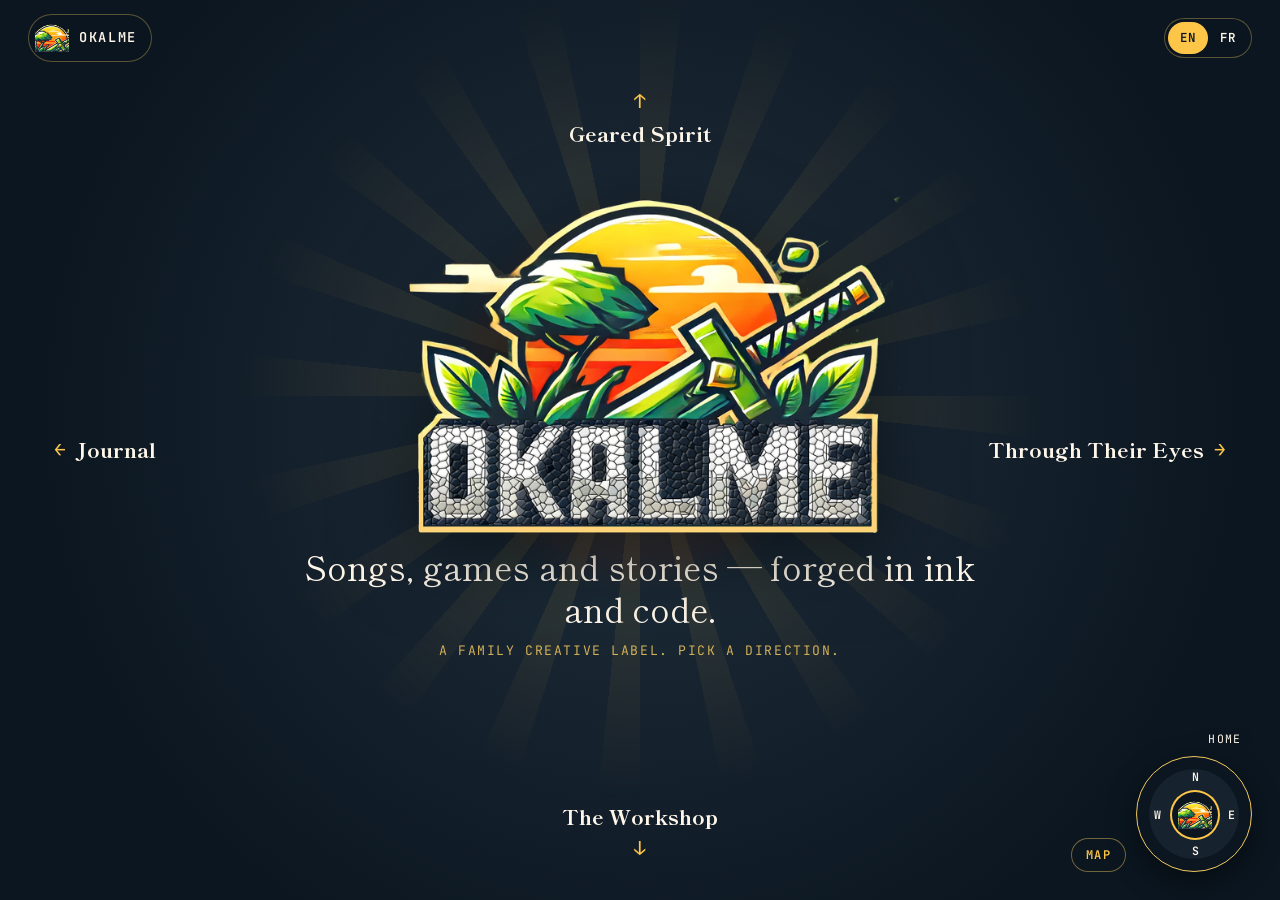
<file: index.html>
<!DOCTYPE html>
<html lang="en">
<head>
<meta charset="utf-8">
<meta name="viewport" content="width=device-width, initial-scale=1, viewport-fit=cover">
<title data-i18n="meta.title">OKalme — Manga-inspired songs, games and stories forged in ink and code</title>
<meta name="description" content="OKalme is a family creative label: Through Their Eyes, Vol. 1, an album of twelve anime- and manga-inspired songs (coming soon), the upcoming game Geared Spirit, and behind-the-scenes stories for each song.">
<meta name="keywords" content="anime songs, manga-inspired songs, anime fan songs, songs for manga fans, anime music album, J-rock, darksynth, AI-assisted music, Suno, Through Their Eyes, OKalme, Geared Spirit">
<meta name="theme-color" content="#0b1620">
<link rel="icon" type="image/png" href="/assets/img/favicon.png">
<link rel="apple-touch-icon" href="/assets/img/apple-touch-icon.png">
<meta property="og:type" content="website">
<meta property="og:title" content="OKalme — Manga-inspired songs, games and stories forged in ink and code">
<meta property="og:description" content="OKalme is a family creative label: Through Their Eyes, Vol. 1, an album of twelve anime- and manga-inspired songs (coming soon), the upcoming game Geared Spirit, and behind-the-scenes stories for each song.">
<meta property="og:image" content="https://okalme.site/assets/img/og.jpg">
<meta name="twitter:card" content="summary_large_image">
<link rel="preconnect" href="https://fonts.googleapis.com">
<link rel="preconnect" href="https://fonts.gstatic.com" crossorigin>
<link href="https://fonts.googleapis.com/css2?family=Inter:wght@400;500;600&family=JetBrains+Mono:wght@400;600&family=Shippori+Mincho+B1:wght@600;800&display=swap" rel="stylesheet">
<link rel="stylesheet" href="/css/style.css">
<script>document.documentElement.classList.add('js');</script>
<link rel="canonical" href="https://okalme.site/">
<link rel="alternate" hreflang="en" href="https://okalme.site/">
<link rel="alternate" hreflang="fr" href="https://okalme.site/fr/">
<link rel="alternate" hreflang="x-default" href="https://okalme.site/">
<meta property="og:url" content="https://okalme.site/">
<meta property="og:site_name" content="OKalme">
<meta property="og:locale" content="en_CA">
<script type="application/ld+json">
{
 "@context": "https://schema.org",
 "@graph": [
  {
   "@type": "WebSite",
   "@id": "https://okalme.site/#website",
   "name": "OKalme",
   "url": "https://okalme.site/",
   "inLanguage": [
    "en",
    "fr"
   ],
   "description": "OKalme is a family creative label: Through Their Eyes, Vol. 1, an album of twelve anime- and manga-inspired songs (coming soon), the upcoming game Geared Spirit, and behind-the-scenes stories for each song.",
   "publisher": {
    "@id": "https://okalme.site/#okalme"
   }
  },
  {
   "@type": "MusicGroup",
   "@id": "https://okalme.site/#okalme",
   "name": "OKalme",
   "url": "https://okalme.site/",
   "logo": "https://okalme.site/assets/img/sigil.png",
   "description": "OKalme is a family creative label: Through Their Eyes, Vol. 1, an album of twelve anime- and manga-inspired songs (coming soon), the upcoming game Geared Spirit, and behind-the-scenes stories for each song.",
   "genre": [
    "Anime",
    "Rock",
    "Electronic"
   ]
  },
  {
   "@type": "VideoGame",
   "name": "Geared Spirit",
   "description": "An original game in the making by the OKalme family, with a soundtrack written in-house. Details are still being forged — and yes, there will be a boss.",
   "author": {
    "@id": "https://okalme.site/#okalme"
   },
   "url": "https://okalme.site/#/geared-spirit",
   "gamePlatform": "TBA"
  },
  {
   "@type": "Blog",
   "name": "OKalme Journal",
   "url": "https://okalme.site/#/journal",
   "blogPost": [
    {
     "@type": "BlogPosting",
     "headline": "What Will You Trade — the story behind the song",
     "url": "https://okalme.site/journal/what-will-you-trade/",
     "datePublished": "2026-11-25"
    },
    {
     "@type": "BlogPosting",
     "headline": "How this site was built — and shipped",
     "url": "https://okalme.site/journal/how-this-site-was-built/",
     "datePublished": "2026-11-25"
    }
   ]
  }
 ]
}
</script>
<script type="application/ld+json">
{
 "@context": "https://schema.org",
 "@type": "MusicAlbum",
 "@id": "https://okalme.site/#through-their-eyes",
 "name": "Through Their Eyes, Vol. 1",
 "byArtist": {
  "@type": "MusicGroup",
  "@id": "https://okalme.site/#okalme",
  "name": "OKalme",
  "url": "https://okalme.site/",
  "logo": "https://okalme.site/assets/img/sigil.png"
 },
 "numTracks": 12,
 "inLanguage": "en",
 "genre": [
  "Anime",
  "Soundtrack",
  "Rock",
  "Electronic",
  "J-rock",
  "Darksynth"
 ],
 "description": "Every hero has a witness: a mentor, a rival, a partner, a guardian… even a cream puff. Each track tells a hero's story through the eyes of someone who watched them up close.",
 "image": "https://okalme.site/assets/img/through-their-eyes.jpg",
 "url": "https://okalme.site/#/album",
 "albumProductionType": "https://schema.org/StudioAlbum",
 "albumReleaseType": "https://schema.org/AlbumRelease",
 "track": {
  "@type": "ItemList",
  "numberOfItems": 12,
  "itemListElement": [
   {
    "@type": "ListItem",
    "position": 1,
    "item": {
     "@type": "MusicRecording",
     "name": "What Will You Trade",
     "duration": "PT4M19S",
     "byArtist": {
      "@type": "MusicGroup",
      "@id": "https://okalme.site/#okalme",
      "name": "OKalme",
      "url": "https://okalme.site/",
      "logo": "https://okalme.site/assets/img/sigil.png"
     },
     "url": "https://okalme.site/journal/what-will-you-trade/"
    }
   },
   {
    "@type": "ListItem",
    "position": 2,
    "item": {
     "@type": "MusicRecording",
     "name": "The Other Hand",
     "duration": "PT3M55S",
     "byArtist": {
      "@type": "MusicGroup",
      "@id": "https://okalme.site/#okalme",
      "name": "OKalme",
      "url": "https://okalme.site/",
      "logo": "https://okalme.site/assets/img/sigil.png"
     }
    }
   },
   {
    "@type": "ListItem",
    "position": 3,
    "item": {
     "@type": "MusicRecording",
     "name": "Feel It In Your Guts",
     "duration": "PT4M19S",
     "byArtist": {
      "@type": "MusicGroup",
      "@id": "https://okalme.site/#okalme",
      "name": "OKalme",
      "url": "https://okalme.site/",
      "logo": "https://okalme.site/assets/img/sigil.png"
     }
    }
   },
   {
    "@type": "ListItem",
    "position": 4,
    "item": {
     "@type": "MusicRecording",
     "name": "Heads, Little Butterfly",
     "duration": "PT2M37S",
     "byArtist": {
      "@type": "MusicGroup",
      "@id": "https://okalme.site/#okalme",
      "name": "OKalme",
      "url": "https://okalme.site/",
      "logo": "https://okalme.site/assets/img/sigil.png"
     }
    }
   },
   {
    "@type": "ListItem",
    "position": 5,
    "item": {
     "@type": "MusicRecording",
     "name": "Buffed by Cream Puffs",
     "duration": "PT3M31S",
     "byArtist": {
      "@type": "MusicGroup",
      "@id": "https://okalme.site/#okalme",
      "name": "OKalme",
      "url": "https://okalme.site/",
      "logo": "https://okalme.site/assets/img/sigil.png"
     }
    }
   },
   {
    "@type": "ListItem",
    "position": 6,
    "item": {
     "@type": "MusicRecording",
     "name": "Fast Asleep",
     "duration": "PT3M19S",
     "byArtist": {
      "@type": "MusicGroup",
      "@id": "https://okalme.site/#okalme",
      "name": "OKalme",
      "url": "https://okalme.site/",
      "logo": "https://okalme.site/assets/img/sigil.png"
     }
    }
   },
   {
    "@type": "ListItem",
    "position": 7,
    "item": {
     "@type": "MusicRecording",
     "name": "What Do You Play For",
     "duration": "PT4M4S",
     "byArtist": {
      "@type": "MusicGroup",
      "@id": "https://okalme.site/#okalme",
      "name": "OKalme",
      "url": "https://okalme.site/",
      "logo": "https://okalme.site/assets/img/sigil.png"
     }
    }
   },
   {
    "@type": "ListItem",
    "position": 8,
    "item": {
     "@type": "MusicRecording",
     "name": "By My Side",
     "duration": "PT3M22S",
     "byArtist": {
      "@type": "MusicGroup",
      "@id": "https://okalme.site/#okalme",
      "name": "OKalme",
      "url": "https://okalme.site/",
      "logo": "https://okalme.site/assets/img/sigil.png"
     }
    }
   },
   {
    "@type": "ListItem",
    "position": 9,
    "item": {
     "@type": "MusicRecording",
     "name": "Thorn Princess",
     "duration": "PT4M2S",
     "byArtist": {
      "@type": "MusicGroup",
      "@id": "https://okalme.site/#okalme",
      "name": "OKalme",
      "url": "https://okalme.site/",
      "logo": "https://okalme.site/assets/img/sigil.png"
     }
    }
   },
   {
    "@type": "ListItem",
    "position": 10,
    "item": {
     "@type": "MusicRecording",
     "name": "We Are Here",
     "duration": "PT4M0S",
     "byArtist": {
      "@type": "MusicGroup",
      "@id": "https://okalme.site/#okalme",
      "name": "OKalme",
      "url": "https://okalme.site/",
      "logo": "https://okalme.site/assets/img/sigil.png"
     }
    }
   },
   {
    "@type": "ListItem",
    "position": 11,
    "item": {
     "@type": "MusicRecording",
     "name": "One and Done",
     "duration": "PT3M10S",
     "byArtist": {
      "@type": "MusicGroup",
      "@id": "https://okalme.site/#okalme",
      "name": "OKalme",
      "url": "https://okalme.site/",
      "logo": "https://okalme.site/assets/img/sigil.png"
     }
    }
   },
   {
    "@type": "ListItem",
    "position": 12,
    "item": {
     "@type": "MusicRecording",
     "name": "Return to Me",
     "duration": "PT3M27S",
     "byArtist": {
      "@type": "MusicGroup",
      "@id": "https://okalme.site/#okalme",
      "name": "OKalme",
      "url": "https://okalme.site/",
      "logo": "https://okalme.site/assets/img/sigil.png"
     }
    }
   }
  ]
 }
}
</script>
</head>
<body>
<a class="skip" href="#hub" data-i18n="ui.skip">Skip to content</a>

<!-- ===== Fixed UI ===== -->
<header class="ui-top">
  <a class="brand" href="#/" aria-label="OKalme — home">
    <img src="/assets/img/favicon.png" alt="" width="34" height="34">
    <span>OKalme</span>
  </a>
  <div class="lang" role="group" data-i18n-aria="ui.language" aria-label="Language">
    <a href="/" hreflang="en" lang="en" data-lang="en" aria-current="true">EN</a>
    <a href="/fr/" hreflang="fr" lang="fr" data-lang="fr">FR</a>
  </div>
</header>

<nav class="compass" aria-label="Travel">
  <button type="button" class="c-n" data-go="game" aria-label="Geared Spirit"><span>N</span></button>
  <button type="button" class="c-e" data-go="album" aria-label="Through Their Eyes"><span>E</span></button>
  <button type="button" class="c-s" data-go="workshop" aria-label="The Workshop"><span>S</span></button>
  <button type="button" class="c-w" data-go="journal" aria-label="Journal"><span>W</span></button>
  <button type="button" class="c-c" data-go="hub" aria-label="Home"><img src="/assets/img/favicon.png" alt=""></button>
  <div class="c-label" aria-live="polite"></div>
</nav>
<button type="button" class="map-btn" data-i18n="ui.map" aria-keyshortcuts="M">Map</button>
<p class="hint" data-i18n="ui.hint">Arrows · WASD · swipe — M for the map</p>

<!-- ===== The world: a 3×3 ink map ===== -->
<div class="viewport" id="viewport">
<div class="camera" id="camera">
<main class="world" id="world">

  <svg class="paths" aria-hidden="true" viewBox="0 0 300 300" preserveAspectRatio="none">
    <path d="M150 150 C 170 120, 210 160, 250 150" />
    <path d="M150 150 C 130 180, 90 140, 50 150" />
    <path d="M150 150 C 120 130, 170 90, 150 50" />
    <path d="M150 150 C 180 170, 130 210, 150 250" />
  </svg>

  <!-- HUB (center) -->
  <section class="cell cell-hub" id="hub" data-cell="hub" data-x="1" data-y="1" aria-labelledby="hub-title">
    <div class="sun" aria-hidden="true"></div>
    <div class="hub-inner">
      <div class="sigil-wrap">
        <img class="sigil" src="/assets/img/sigil.png" alt="OKalme family sigil: a tree and a sword before a rising sun" width="640" height="415">
      </div>
      <h1 id="hub-title" class="visually-hidden">OKalme</h1>
      <p class="tagline" data-i18n="hub.tagline">Songs, games and stories — forged in ink and code.</p>
      <p class="sub" data-i18n="hub.sub">A family creative label. Pick a direction.</p>
    </div>
    <a class="dir dir-n" href="#/geared-spirit"><span class="arrow">↑</span><span data-i18n="dir.game">Geared Spirit</span></a>
    <a class="dir dir-e" href="#/album"><span data-i18n="dir.album">Through Their Eyes</span><span class="arrow">→</span></a>
    <a class="dir dir-s" href="#/workshop"><span class="arrow">↓</span><span data-i18n="dir.workshop">The Workshop</span></a>
    <a class="dir dir-w" href="#/journal"><span class="arrow">←</span><span data-i18n="dir.journal">Journal</span></a>
  </section>

  <!-- ALBUM (east) -->
  <section class="cell cell-album paper" id="album" data-cell="album" data-x="2" data-y="1" aria-labelledby="album-title">
    <div class="cell-scroll">
      <div class="album-grid">
        <div class="album-frame">
          <div class="frame" id="frame">
            <img id="frame-img" src="/assets/img/through-their-eyes.jpg" alt="Through Their Eyes, Vol. 1 — album cover" width="1400" height="1400">
            <span class="stamp" data-i18n="album.soon">Coming soon</span>
          </div>
          <p class="frame-cap" id="frame-cap">Through Their Eyes, Vol. 1</p>
        </div>
        <div class="album-text">
          <p class="eyebrow" data-i18n="album.eyebrow">Album · 12 tracks · 44:12</p>
          <h2 id="album-title">Through Their Eyes <em>Vol. 1</em></h2>
          <p class="lead" data-i18n="album.lead">Twelve songs for manga fans.</p>
          <p data-i18n="album.p1">Every hero has a witness: a mentor, a rival, a partner, a guardian… even a cream puff. Each track tells a hero&#x27;s story through the eyes of someone who watched them up close.</p>
          <p class="guess" data-i18n="album.guess">Guess the manga. Guess the hero. Guess who&#x27;s singing.</p>
          <p class="genres" data-i18n="album.genres">Anime- and manga-inspired songs · cinematic electro-pop, J-rock, darksynth, dark boogie</p>
          <ol class="tracks" id="tracks">
            <li><button type="button" data-cover="what-will-you-trade">What Will You Trade<span>4:19</span></button><a class="story" href="/journal/what-will-you-trade/" data-post="what-will-you-trade" title="Read the story behind this song">Story →</a></li>
            <li><button type="button" data-cover="the-other-hand">The Other Hand<span>3:55</span></button></li>
            <li><button type="button" data-cover="feel-it-in-your-guts">Feel It In Your Guts<span>4:19</span></button></li>
            <li><button type="button" data-cover="heads-little-butterfly">Heads, Little Butterfly<span>2:37</span></button></li>
            <li><button type="button" data-cover="buffed-by-cream-puffs">Buffed by Cream Puffs<span>3:31</span></button></li>
            <li><button type="button" data-cover="fast-asleep">Fast Asleep<span>3:19</span></button></li>
            <li><button type="button" data-cover="what-do-you-play-for">What Do You Play For<span>4:04</span></button></li>
            <li><button type="button" data-cover="by-my-side">By My Side<span>3:22</span></button></li>
            <li><button type="button" data-cover="thorn-princess">Thorn Princess<span>4:02</span></button></li>
            <li><button type="button" data-cover="we-are-here">We Are Here<span>4:00</span></button></li>
            <li><button type="button" data-cover="one-and-done">One and Done<span>3:10</span></button></li>
            <li><button type="button" data-cover="return-to-me">Return to Me<span>3:27</span></button></li>
          </ol>
          <div class="platforms" aria-label="Streaming platforms">
            <span class="chip off">Spotify</span><span class="chip off">Apple Music</span><span class="chip off">YouTube</span>
            <span class="chip-note" data-i18n="album.platforms">Links appear on release day.</span>
          </div>
          <p class="disclosure" data-i18n="album.ai">Lyrics written by OKalme. Music and voices generated with Suno — we&#x27;d rather tell you than have you guess (that&#x27;s a different game).</p>
          <div class="vol2">
            <p class="eyebrow" data-i18n="album.vol2">Vol. 2 — already in the ink</p>
            <div class="vol2-row">
              <img src="/assets/covers/arise.jpg" alt="Arise" loading="lazy" width="720" height="720">
              <img src="/assets/covers/mad-dog.jpg" alt="Mad Dog" loading="lazy" width="720" height="720">
              <img src="/assets/covers/leafless-clover.jpg" alt="Leafless Clover" loading="lazy" width="720" height="720">
            </div>
          </div>
        </div>
      </div>
    </div>
  </section>

  <!-- GEARED SPIRIT (north) -->
  <section class="cell cell-game" id="geared-spirit" data-cell="game" data-x="1" data-y="0" aria-labelledby="game-title">
    <div class="cell-scroll">
      <div class="game-grid">
        <div class="gears" aria-hidden="true">
          <svg viewBox="0 0 400 400">
            <defs>
              <radialGradient id="flame" cx="50%" cy="60%" r="50%">
                <stop offset="0" stop-color="#fff6c9"/><stop offset=".45" stop-color="#fec648"/><stop offset="1" stop-color="#e8481c" stop-opacity="0"/>
              </radialGradient>
            </defs>
            <g id="gearA" class="gear"><path d=""/><circle r="34"/></g>
            <g id="gearB" class="gear gear-b"><path d=""/><circle r="22"/></g>
            <g class="spirit"><ellipse cx="200" cy="205" rx="46" ry="62" fill="url(#flame)"/></g>
          </svg>
        </div>
        <div class="game-text">
          <p class="eyebrow" data-i18n="game.eyebrow">Upcoming game · In development</p>
          <h2 id="game-title">Geared Spirit</h2>
          <p class="lead" data-i18n="game.lead">Geared for war — but it&#x27;s spirit that wins.</p>
          <p data-i18n="game.p1">An original game in the making by the OKalme family, with a soundtrack written in-house. Details are still being forged — and yes, there will be a boss.</p>
          <ul class="facts">
            <li><span data-i18n="game.f1k">Status</span><b data-i18n="game.f1v">In development</b></li>
            <li><span data-i18n="game.f2k">Platforms</span><b data-i18n="game.f2v">To be announced</b></li>
            <li><span data-i18n="game.f3k">Soundtrack</span><b data-i18n="game.f3v">In progress</b></li>
          </ul>
          <p class="muted" data-i18n="game.devlog">Devlog entries will appear in the Journal. Move your cursor: the gears are listening.</p>
        </div>
      </div>
    </div>
  </section>

  <!-- WORKSHOP (south) -->
  <section class="cell cell-workshop paper" id="workshop" data-cell="workshop" data-x="1" data-y="2" aria-labelledby="ws-title">
    <div class="cell-scroll">
      <p class="eyebrow" data-i18n="ws.eyebrow">Creative process</p>
      <h2 id="ws-title" data-i18n="ws.title">The Workshop</h2>
      <p class="lead" data-i18n="ws.lead">How these projects get made — writing, composing, drawing, coding. The bench is set up; the notes are coming.</p>
      <div class="benches">
        <article class="bench empty"><span class="num">01</span><h3 data-i18n="ws.b1">Story &amp; lyrics</h3><p data-i18n="ws.soon">Coming soon</p></article>
        <article class="bench empty"><span class="num">02</span><h3 data-i18n="ws.b2">Composing with Suno</h3><p data-i18n="ws.soon">Coming soon</p></article>
        <article class="bench empty"><span class="num">03</span><h3 data-i18n="ws.b3">Ink &amp; glitch artwork</h3><p data-i18n="ws.soon">Coming soon</p></article>
        <article class="bench empty"><span class="num">04</span><h3 data-i18n="ws.b4">Game design</h3><p data-i18n="ws.soon">Coming soon</p></article>
        <a class="bench" href="/journal/how-this-site-was-built/" data-post="how-this-site-was-built"><span class="num">05</span><h3 data-i18n="ws.b5">Code &amp; deploy</h3><p data-i18n="ws.read">Read the first note →</p></a>
      </div>
    </div>
  </section>

  <!-- JOURNAL (west) -->
  <section class="cell cell-journal paper" id="journal" data-cell="journal" data-x="0" data-y="1" aria-labelledby="j-title">
    <div class="cell-scroll">
      <p class="eyebrow" data-i18n="j.eyebrow">Notes from the workshop</p>
      <h2 id="j-title" data-i18n="j.title">Journal</h2>
      <div class="posts">
        <a class="post-card song" href="/journal/what-will-you-trade/" data-post="what-will-you-trade">
          <time datetime="2026-11-25">Song story · November 25, 2026</time>
          <h3>What Will You Trade — the story behind the song</h3>
          <p>Two brothers, one Gate and the price of equivalent exchange — told by the one who collected it.</p>
          <span class="more" data-i18n="j.read">Unroll the scroll →</span>
        </a>
        <a class="post-card" href="/journal/how-this-site-was-built/" data-post="how-this-site-was-built">
          <time datetime="2026-11-25">Workshop note · November 25, 2026</time>
          <h3>How this site was built — and shipped</h3>
          <p>A family sigil, a 3×3 ink map, zero frameworks and one GitHub Pages branch.</p>
          <span class="more" data-i18n="j.read">Unroll the scroll →</span>
        </a>
        <div class="post-card ghost"><h3>Next: the making of Through Their Eyes</h3><p>Coming soon</p></div>
      </div>
    </div>
  </section>

</main>
</div>
</div>

<!-- ===== Post reader (unrolling scroll) ===== -->
<div class="reader" id="reader" hidden role="dialog" aria-modal="true" aria-labelledby="reader-title">
  <div class="scroll-paper">
    <button type="button" class="reader-close" aria-label="Close">×</button>
    <article id="reader-body" class="post-body"></article>
  </div>
</div>



<noscript><style>.compass,.map-btn,.hint,.reader{display:none!important}</style></noscript>
<script src="/js/i18n.js"></script>
<script src="/js/main.js"></script>
</body>
</html>
</file>
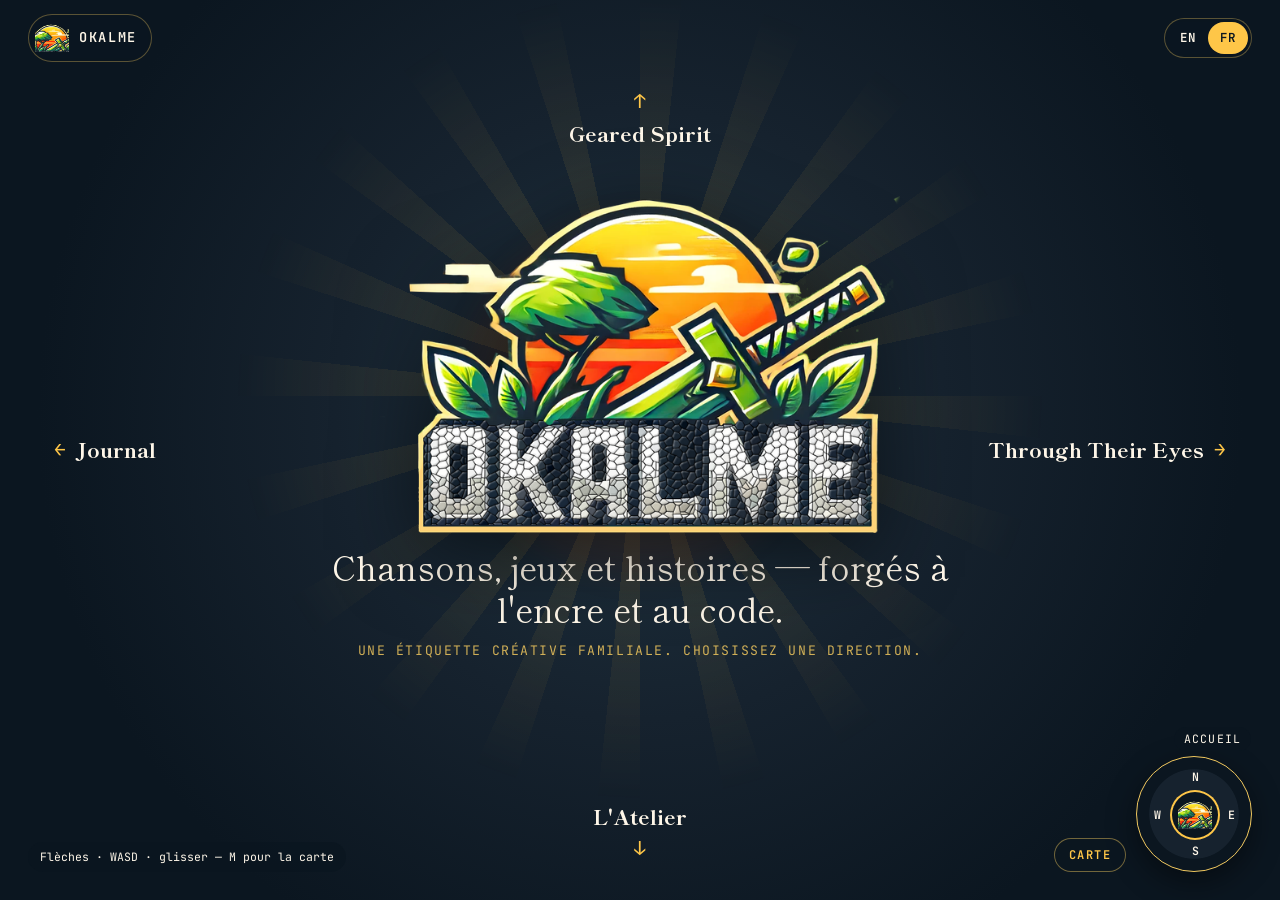
<file: fr/index.html>
<!DOCTYPE html>
<html lang="fr">
<head>
<meta charset="utf-8">
<meta name="viewport" content="width=device-width, initial-scale=1, viewport-fit=cover">
<title data-i18n="meta.title">OKalme — Chansons inspirées des mangas, jeux et histoires forgés à l&#x27;encre et au code</title>
<meta name="description" content="OKalme est une étiquette créative familiale : Through Their Eyes, Vol. 1, un album de douze chansons inspirées des animés et des mangas (à venir), le jeu Geared Spirit et les coulisses de chaque chanson.">
<meta name="keywords" content="chansons animé, chansons inspirées des mangas, chansons de fans d&#x27;animé, musique pour fans de mangas, album animé, J-rock, darksynth, musique assistée par I.A., Suno, Through Their Eyes, OKalme, Geared Spirit">
<meta name="theme-color" content="#0b1620">
<link rel="icon" type="image/png" href="/assets/img/favicon.png">
<link rel="apple-touch-icon" href="/assets/img/apple-touch-icon.png">
<meta property="og:type" content="website">
<meta property="og:title" content="OKalme — Chansons inspirées des mangas, jeux et histoires forgés à l&#x27;encre et au code">
<meta property="og:description" content="OKalme est une étiquette créative familiale : Through Their Eyes, Vol. 1, un album de douze chansons inspirées des animés et des mangas (à venir), le jeu Geared Spirit et les coulisses de chaque chanson.">
<meta property="og:image" content="https://okalme.site/assets/img/og.jpg">
<meta name="twitter:card" content="summary_large_image">
<link rel="preconnect" href="https://fonts.googleapis.com">
<link rel="preconnect" href="https://fonts.gstatic.com" crossorigin>
<link href="https://fonts.googleapis.com/css2?family=Inter:wght@400;500;600&family=JetBrains+Mono:wght@400;600&family=Shippori+Mincho+B1:wght@600;800&display=swap" rel="stylesheet">
<link rel="stylesheet" href="/css/style.css">
<script>document.documentElement.classList.add('js');</script>
<link rel="canonical" href="https://okalme.site/fr/">
<link rel="alternate" hreflang="en" href="https://okalme.site/">
<link rel="alternate" hreflang="fr" href="https://okalme.site/fr/">
<link rel="alternate" hreflang="x-default" href="https://okalme.site/">
<meta property="og:url" content="https://okalme.site/fr/">
<meta property="og:site_name" content="OKalme">
<meta property="og:locale" content="fr_CA">
<script type="application/ld+json">
{
 "@context": "https://schema.org",
 "@graph": [
  {
   "@type": "WebSite",
   "@id": "https://okalme.site/#website",
   "name": "OKalme",
   "url": "https://okalme.site/",
   "inLanguage": [
    "en",
    "fr"
   ],
   "description": "OKalme est une étiquette créative familiale : Through Their Eyes, Vol. 1, un album de douze chansons inspirées des animés et des mangas (à venir), le jeu Geared Spirit et les coulisses de chaque chanson.",
   "publisher": {
    "@id": "https://okalme.site/#okalme"
   }
  },
  {
   "@type": "MusicGroup",
   "@id": "https://okalme.site/#okalme",
   "name": "OKalme",
   "url": "https://okalme.site/",
   "logo": "https://okalme.site/assets/img/sigil.png",
   "description": "OKalme est une étiquette créative familiale : Through Their Eyes, Vol. 1, un album de douze chansons inspirées des animés et des mangas (à venir), le jeu Geared Spirit et les coulisses de chaque chanson.",
   "genre": [
    "Anime",
    "Rock",
    "Electronic"
   ]
  },
  {
   "@type": "VideoGame",
   "name": "Geared Spirit",
   "description": "Un jeu original en préparation par la famille OKalme, avec une trame sonore écrite à la maison. Les détails sont encore à la forge — et oui, il y aura un boss.",
   "author": {
    "@id": "https://okalme.site/#okalme"
   },
   "url": "https://okalme.site/fr/#/geared-spirit",
   "gamePlatform": "TBA"
  },
  {
   "@type": "Blog",
   "name": "OKalme Journal",
   "url": "https://okalme.site/fr/#/journal",
   "blogPost": [
    {
     "@type": "BlogPosting",
     "headline": "What Will You Trade — l'histoire derrière la chanson",
     "url": "https://okalme.site/fr/journal/what-will-you-trade/",
     "datePublished": "2026-11-25"
    },
    {
     "@type": "BlogPosting",
     "headline": "Comment ce site a été créé — et mis en ligne",
     "url": "https://okalme.site/fr/journal/how-this-site-was-built/",
     "datePublished": "2026-11-25"
    }
   ]
  }
 ]
}
</script>
<script type="application/ld+json">
{
 "@context": "https://schema.org",
 "@type": "MusicAlbum",
 "@id": "https://okalme.site/#through-their-eyes",
 "name": "Through Their Eyes, Vol. 1",
 "byArtist": {
  "@type": "MusicGroup",
  "@id": "https://okalme.site/#okalme",
  "name": "OKalme",
  "url": "https://okalme.site/",
  "logo": "https://okalme.site/assets/img/sigil.png"
 },
 "numTracks": 12,
 "inLanguage": "en",
 "genre": [
  "Anime",
  "Soundtrack",
  "Rock",
  "Electronic",
  "J-rock",
  "Darksynth"
 ],
 "description": "Chaque héros a un témoin : un mentor, un rival, un partenaire, un gardien… même un chou à la crème. Chaque chanson raconte l'histoire d'un héros à travers les yeux de quelqu'un qui l'a vu de près.",
 "image": "https://okalme.site/assets/img/through-their-eyes.jpg",
 "url": "https://okalme.site/fr/#/album",
 "albumProductionType": "https://schema.org/StudioAlbum",
 "albumReleaseType": "https://schema.org/AlbumRelease",
 "track": {
  "@type": "ItemList",
  "numberOfItems": 12,
  "itemListElement": [
   {
    "@type": "ListItem",
    "position": 1,
    "item": {
     "@type": "MusicRecording",
     "name": "What Will You Trade",
     "duration": "PT4M19S",
     "byArtist": {
      "@type": "MusicGroup",
      "@id": "https://okalme.site/#okalme",
      "name": "OKalme",
      "url": "https://okalme.site/",
      "logo": "https://okalme.site/assets/img/sigil.png"
     },
     "url": "https://okalme.site/fr/journal/what-will-you-trade/"
    }
   },
   {
    "@type": "ListItem",
    "position": 2,
    "item": {
     "@type": "MusicRecording",
     "name": "The Other Hand",
     "duration": "PT3M55S",
     "byArtist": {
      "@type": "MusicGroup",
      "@id": "https://okalme.site/#okalme",
      "name": "OKalme",
      "url": "https://okalme.site/",
      "logo": "https://okalme.site/assets/img/sigil.png"
     }
    }
   },
   {
    "@type": "ListItem",
    "position": 3,
    "item": {
     "@type": "MusicRecording",
     "name": "Feel It In Your Guts",
     "duration": "PT4M19S",
     "byArtist": {
      "@type": "MusicGroup",
      "@id": "https://okalme.site/#okalme",
      "name": "OKalme",
      "url": "https://okalme.site/",
      "logo": "https://okalme.site/assets/img/sigil.png"
     }
    }
   },
   {
    "@type": "ListItem",
    "position": 4,
    "item": {
     "@type": "MusicRecording",
     "name": "Heads, Little Butterfly",
     "duration": "PT2M37S",
     "byArtist": {
      "@type": "MusicGroup",
      "@id": "https://okalme.site/#okalme",
      "name": "OKalme",
      "url": "https://okalme.site/",
      "logo": "https://okalme.site/assets/img/sigil.png"
     }
    }
   },
   {
    "@type": "ListItem",
    "position": 5,
    "item": {
     "@type": "MusicRecording",
     "name": "Buffed by Cream Puffs",
     "duration": "PT3M31S",
     "byArtist": {
      "@type": "MusicGroup",
      "@id": "https://okalme.site/#okalme",
      "name": "OKalme",
      "url": "https://okalme.site/",
      "logo": "https://okalme.site/assets/img/sigil.png"
     }
    }
   },
   {
    "@type": "ListItem",
    "position": 6,
    "item": {
     "@type": "MusicRecording",
     "name": "Fast Asleep",
     "duration": "PT3M19S",
     "byArtist": {
      "@type": "MusicGroup",
      "@id": "https://okalme.site/#okalme",
      "name": "OKalme",
      "url": "https://okalme.site/",
      "logo": "https://okalme.site/assets/img/sigil.png"
     }
    }
   },
   {
    "@type": "ListItem",
    "position": 7,
    "item": {
     "@type": "MusicRecording",
     "name": "What Do You Play For",
     "duration": "PT4M4S",
     "byArtist": {
      "@type": "MusicGroup",
      "@id": "https://okalme.site/#okalme",
      "name": "OKalme",
      "url": "https://okalme.site/",
      "logo": "https://okalme.site/assets/img/sigil.png"
     }
    }
   },
   {
    "@type": "ListItem",
    "position": 8,
    "item": {
     "@type": "MusicRecording",
     "name": "By My Side",
     "duration": "PT3M22S",
     "byArtist": {
      "@type": "MusicGroup",
      "@id": "https://okalme.site/#okalme",
      "name": "OKalme",
      "url": "https://okalme.site/",
      "logo": "https://okalme.site/assets/img/sigil.png"
     }
    }
   },
   {
    "@type": "ListItem",
    "position": 9,
    "item": {
     "@type": "MusicRecording",
     "name": "Thorn Princess",
     "duration": "PT4M2S",
     "byArtist": {
      "@type": "MusicGroup",
      "@id": "https://okalme.site/#okalme",
      "name": "OKalme",
      "url": "https://okalme.site/",
      "logo": "https://okalme.site/assets/img/sigil.png"
     }
    }
   },
   {
    "@type": "ListItem",
    "position": 10,
    "item": {
     "@type": "MusicRecording",
     "name": "We Are Here",
     "duration": "PT4M0S",
     "byArtist": {
      "@type": "MusicGroup",
      "@id": "https://okalme.site/#okalme",
      "name": "OKalme",
      "url": "https://okalme.site/",
      "logo": "https://okalme.site/assets/img/sigil.png"
     }
    }
   },
   {
    "@type": "ListItem",
    "position": 11,
    "item": {
     "@type": "MusicRecording",
     "name": "One and Done",
     "duration": "PT3M10S",
     "byArtist": {
      "@type": "MusicGroup",
      "@id": "https://okalme.site/#okalme",
      "name": "OKalme",
      "url": "https://okalme.site/",
      "logo": "https://okalme.site/assets/img/sigil.png"
     }
    }
   },
   {
    "@type": "ListItem",
    "position": 12,
    "item": {
     "@type": "MusicRecording",
     "name": "Return to Me",
     "duration": "PT3M27S",
     "byArtist": {
      "@type": "MusicGroup",
      "@id": "https://okalme.site/#okalme",
      "name": "OKalme",
      "url": "https://okalme.site/",
      "logo": "https://okalme.site/assets/img/sigil.png"
     }
    }
   }
  ]
 }
}
</script>
</head>
<body>
<a class="skip" href="#hub" data-i18n="ui.skip">Aller au contenu</a>

<!-- ===== Fixed UI ===== -->
<header class="ui-top">
  <a class="brand" href="#/" aria-label="OKalme — home">
    <img src="/assets/img/favicon.png" alt="" width="34" height="34">
    <span>OKalme</span>
  </a>
  <div class="lang" role="group" data-i18n-aria="ui.language" aria-label="Langue">
    <a href="/" hreflang="en" lang="en" data-lang="en">EN</a>
    <a href="/fr/" hreflang="fr" lang="fr" data-lang="fr" aria-current="true">FR</a>
  </div>
</header>

<nav class="compass" aria-label="Travel">
  <button type="button" class="c-n" data-go="game" aria-label="Geared Spirit"><span>N</span></button>
  <button type="button" class="c-e" data-go="album" aria-label="Through Their Eyes"><span>E</span></button>
  <button type="button" class="c-s" data-go="workshop" aria-label="The Workshop"><span>S</span></button>
  <button type="button" class="c-w" data-go="journal" aria-label="Journal"><span>W</span></button>
  <button type="button" class="c-c" data-go="hub" aria-label="Home"><img src="/assets/img/favicon.png" alt=""></button>
  <div class="c-label" aria-live="polite"></div>
</nav>
<button type="button" class="map-btn" data-i18n="ui.map" aria-keyshortcuts="M">Carte</button>
<p class="hint" data-i18n="ui.hint">Flèches · WASD · glisser — M pour la carte</p>

<!-- ===== The world: a 3×3 ink map ===== -->
<div class="viewport" id="viewport">
<div class="camera" id="camera">
<main class="world" id="world">

  <svg class="paths" aria-hidden="true" viewBox="0 0 300 300" preserveAspectRatio="none">
    <path d="M150 150 C 170 120, 210 160, 250 150" />
    <path d="M150 150 C 130 180, 90 140, 50 150" />
    <path d="M150 150 C 120 130, 170 90, 150 50" />
    <path d="M150 150 C 180 170, 130 210, 150 250" />
  </svg>

  <!-- HUB (center) -->
  <section class="cell cell-hub" id="hub" data-cell="hub" data-x="1" data-y="1" aria-labelledby="hub-title">
    <div class="sun" aria-hidden="true"></div>
    <div class="hub-inner">
      <div class="sigil-wrap">
        <img class="sigil" src="/assets/img/sigil.png" alt="OKalme family sigil: a tree and a sword before a rising sun" width="640" height="415">
      </div>
      <h1 id="hub-title" class="visually-hidden">OKalme</h1>
      <p class="tagline" data-i18n="hub.tagline">Chansons, jeux et histoires — forgés à l&#x27;encre et au code.</p>
      <p class="sub" data-i18n="hub.sub">Une étiquette créative familiale. Choisissez une direction.</p>
    </div>
    <a class="dir dir-n" href="#/geared-spirit"><span class="arrow">↑</span><span data-i18n="dir.game">Geared Spirit</span></a>
    <a class="dir dir-e" href="#/album"><span data-i18n="dir.album">Through Their Eyes</span><span class="arrow">→</span></a>
    <a class="dir dir-s" href="#/workshop"><span class="arrow">↓</span><span data-i18n="dir.workshop">L&#x27;Atelier</span></a>
    <a class="dir dir-w" href="#/journal"><span class="arrow">←</span><span data-i18n="dir.journal">Journal</span></a>
  </section>

  <!-- ALBUM (east) -->
  <section class="cell cell-album paper" id="album" data-cell="album" data-x="2" data-y="1" aria-labelledby="album-title">
    <div class="cell-scroll">
      <div class="album-grid">
        <div class="album-frame">
          <div class="frame" id="frame">
            <img id="frame-img" src="/assets/img/through-their-eyes.jpg" alt="Through Their Eyes, Vol. 1 — album cover" width="1400" height="1400">
            <span class="stamp" data-i18n="album.soon">À venir</span>
          </div>
          <p class="frame-cap" id="frame-cap">Through Their Eyes, Vol. 1</p>
        </div>
        <div class="album-text">
          <p class="eyebrow" data-i18n="album.eyebrow">Album · 12 pistes · 44:12</p>
          <h2 id="album-title">Through Their Eyes <em>Vol. 1</em></h2>
          <p class="lead" data-i18n="album.lead">Douze chansons pour les fans de mangas.</p>
          <p data-i18n="album.p1">Chaque héros a un témoin : un mentor, un rival, un partenaire, un gardien… même un chou à la crème. Chaque chanson raconte l&#x27;histoire d&#x27;un héros à travers les yeux de quelqu&#x27;un qui l&#x27;a vu de près.</p>
          <p class="guess" data-i18n="album.guess">Devinez le manga. Devinez le héros. Devinez qui chante.</p>
          <p class="genres" data-i18n="album.genres">Chansons inspirées des animés et des mangas · électro-pop cinématographique, J-rock, darksynth, dark boogie</p>
          <ol class="tracks" id="tracks">
            <li><button type="button" data-cover="what-will-you-trade">What Will You Trade<span>4:19</span></button><a class="story" href="/fr/journal/what-will-you-trade/" data-post="what-will-you-trade" title="Lire l&#x27;histoire derrière cette chanson">Histoire →</a></li>
            <li><button type="button" data-cover="the-other-hand">The Other Hand<span>3:55</span></button></li>
            <li><button type="button" data-cover="feel-it-in-your-guts">Feel It In Your Guts<span>4:19</span></button></li>
            <li><button type="button" data-cover="heads-little-butterfly">Heads, Little Butterfly<span>2:37</span></button></li>
            <li><button type="button" data-cover="buffed-by-cream-puffs">Buffed by Cream Puffs<span>3:31</span></button></li>
            <li><button type="button" data-cover="fast-asleep">Fast Asleep<span>3:19</span></button></li>
            <li><button type="button" data-cover="what-do-you-play-for">What Do You Play For<span>4:04</span></button></li>
            <li><button type="button" data-cover="by-my-side">By My Side<span>3:22</span></button></li>
            <li><button type="button" data-cover="thorn-princess">Thorn Princess<span>4:02</span></button></li>
            <li><button type="button" data-cover="we-are-here">We Are Here<span>4:00</span></button></li>
            <li><button type="button" data-cover="one-and-done">One and Done<span>3:10</span></button></li>
            <li><button type="button" data-cover="return-to-me">Return to Me<span>3:27</span></button></li>
          </ol>
          <div class="platforms" aria-label="Streaming platforms">
            <span class="chip off">Spotify</span><span class="chip off">Apple Music</span><span class="chip off">YouTube</span>
            <span class="chip-note" data-i18n="album.platforms">Les liens apparaîtront le jour de la sortie.</span>
          </div>
          <p class="disclosure" data-i18n="album.ai">Paroles écrites par OKalme. Musique et voix générées avec Suno — on préfère vous le dire plutôt que vous le faire deviner (ça, c&#x27;est un autre jeu).</p>
          <div class="vol2">
            <p class="eyebrow" data-i18n="album.vol2">Vol. 2 — déjà dans l&#x27;encre</p>
            <div class="vol2-row">
              <img src="/assets/covers/arise.jpg" alt="Arise" loading="lazy" width="720" height="720">
              <img src="/assets/covers/mad-dog.jpg" alt="Mad Dog" loading="lazy" width="720" height="720">
              <img src="/assets/covers/leafless-clover.jpg" alt="Leafless Clover" loading="lazy" width="720" height="720">
            </div>
          </div>
        </div>
      </div>
    </div>
  </section>

  <!-- GEARED SPIRIT (north) -->
  <section class="cell cell-game" id="geared-spirit" data-cell="game" data-x="1" data-y="0" aria-labelledby="game-title">
    <div class="cell-scroll">
      <div class="game-grid">
        <div class="gears" aria-hidden="true">
          <svg viewBox="0 0 400 400">
            <defs>
              <radialGradient id="flame" cx="50%" cy="60%" r="50%">
                <stop offset="0" stop-color="#fff6c9"/><stop offset=".45" stop-color="#fec648"/><stop offset="1" stop-color="#e8481c" stop-opacity="0"/>
              </radialGradient>
            </defs>
            <g id="gearA" class="gear"><path d=""/><circle r="34"/></g>
            <g id="gearB" class="gear gear-b"><path d=""/><circle r="22"/></g>
            <g class="spirit"><ellipse cx="200" cy="205" rx="46" ry="62" fill="url(#flame)"/></g>
          </svg>
        </div>
        <div class="game-text">
          <p class="eyebrow" data-i18n="game.eyebrow">Jeu à venir · En développement</p>
          <h2 id="game-title">Geared Spirit</h2>
          <p class="lead" data-i18n="game.lead">Équipé pour la guerre — mais c&#x27;est l&#x27;esprit qui gagne.</p>
          <p data-i18n="game.p1">Un jeu original en préparation par la famille OKalme, avec une trame sonore écrite à la maison. Les détails sont encore à la forge — et oui, il y aura un boss.</p>
          <ul class="facts">
            <li><span data-i18n="game.f1k">Statut</span><b data-i18n="game.f1v">En développement</b></li>
            <li><span data-i18n="game.f2k">Plateformes</span><b data-i18n="game.f2v">À annoncer</b></li>
            <li><span data-i18n="game.f3k">Trame sonore</span><b data-i18n="game.f3v">En cours</b></li>
          </ul>
          <p class="muted" data-i18n="game.devlog">Le journal de développement paraîtra dans le Journal. Bougez votre curseur : les engrenages écoutent.</p>
        </div>
      </div>
    </div>
  </section>

  <!-- WORKSHOP (south) -->
  <section class="cell cell-workshop paper" id="workshop" data-cell="workshop" data-x="1" data-y="2" aria-labelledby="ws-title">
    <div class="cell-scroll">
      <p class="eyebrow" data-i18n="ws.eyebrow">Processus créatif</p>
      <h2 id="ws-title" data-i18n="ws.title">L&#x27;Atelier</h2>
      <p class="lead" data-i18n="ws.lead">Comment ces projets sont fabriqués — écriture, composition, dessin, code. L&#x27;établi est prêt; les notes s&#x27;en viennent.</p>
      <div class="benches">
        <article class="bench empty"><span class="num">01</span><h3 data-i18n="ws.b1">Histoire et paroles</h3><p data-i18n="ws.soon">À venir</p></article>
        <article class="bench empty"><span class="num">02</span><h3 data-i18n="ws.b2">Composer avec Suno</h3><p data-i18n="ws.soon">À venir</p></article>
        <article class="bench empty"><span class="num">03</span><h3 data-i18n="ws.b3">Encre et glitch</h3><p data-i18n="ws.soon">À venir</p></article>
        <article class="bench empty"><span class="num">04</span><h3 data-i18n="ws.b4">Conception du jeu</h3><p data-i18n="ws.soon">À venir</p></article>
        <a class="bench" href="/fr/journal/how-this-site-was-built/" data-post="how-this-site-was-built"><span class="num">05</span><h3 data-i18n="ws.b5">Code et déploiement</h3><p data-i18n="ws.read">Lire la première note →</p></a>
      </div>
    </div>
  </section>

  <!-- JOURNAL (west) -->
  <section class="cell cell-journal paper" id="journal" data-cell="journal" data-x="0" data-y="1" aria-labelledby="j-title">
    <div class="cell-scroll">
      <p class="eyebrow" data-i18n="j.eyebrow">Notes de l&#x27;atelier</p>
      <h2 id="j-title" data-i18n="j.title">Journal</h2>
      <div class="posts">
        <a class="post-card song" href="/fr/journal/what-will-you-trade/" data-post="what-will-you-trade">
          <time datetime="2026-11-25">Histoire de chanson · 25 novembre 2026</time>
          <h3>What Will You Trade — l&#x27;histoire derrière la chanson</h3>
          <p>Deux frères, une Porte et le prix de l&#x27;échange équivalent — racontés par celle qui l&#x27;a perçu.</p>
          <span class="more" data-i18n="j.read">Dérouler le parchemin →</span>
        </a>
        <a class="post-card" href="/fr/journal/how-this-site-was-built/" data-post="how-this-site-was-built">
          <time datetime="2026-11-25">Note d&#x27;atelier · 25 novembre 2026</time>
          <h3>Comment ce site a été créé — et mis en ligne</h3>
          <p>Un sigle familial, une carte à l&#x27;encre de 3×3, zéro framework et une branche GitHub Pages.</p>
          <span class="more" data-i18n="j.read">Dérouler le parchemin →</span>
        </a>
        <div class="post-card ghost"><h3>Prochainement : la fabrication de Through Their Eyes</h3><p>À venir</p></div>
      </div>
    </div>
  </section>

</main>
</div>
</div>

<!-- ===== Post reader (unrolling scroll) ===== -->
<div class="reader" id="reader" hidden role="dialog" aria-modal="true" aria-labelledby="reader-title">
  <div class="scroll-paper">
    <button type="button" class="reader-close" aria-label="Close">×</button>
    <article id="reader-body" class="post-body"></article>
  </div>
</div>



<noscript><style>.compass,.map-btn,.hint,.reader{display:none!important}</style></noscript>
<script src="/js/i18n.js"></script>
<script src="/js/main.js"></script>
</body>
</html>
</file>
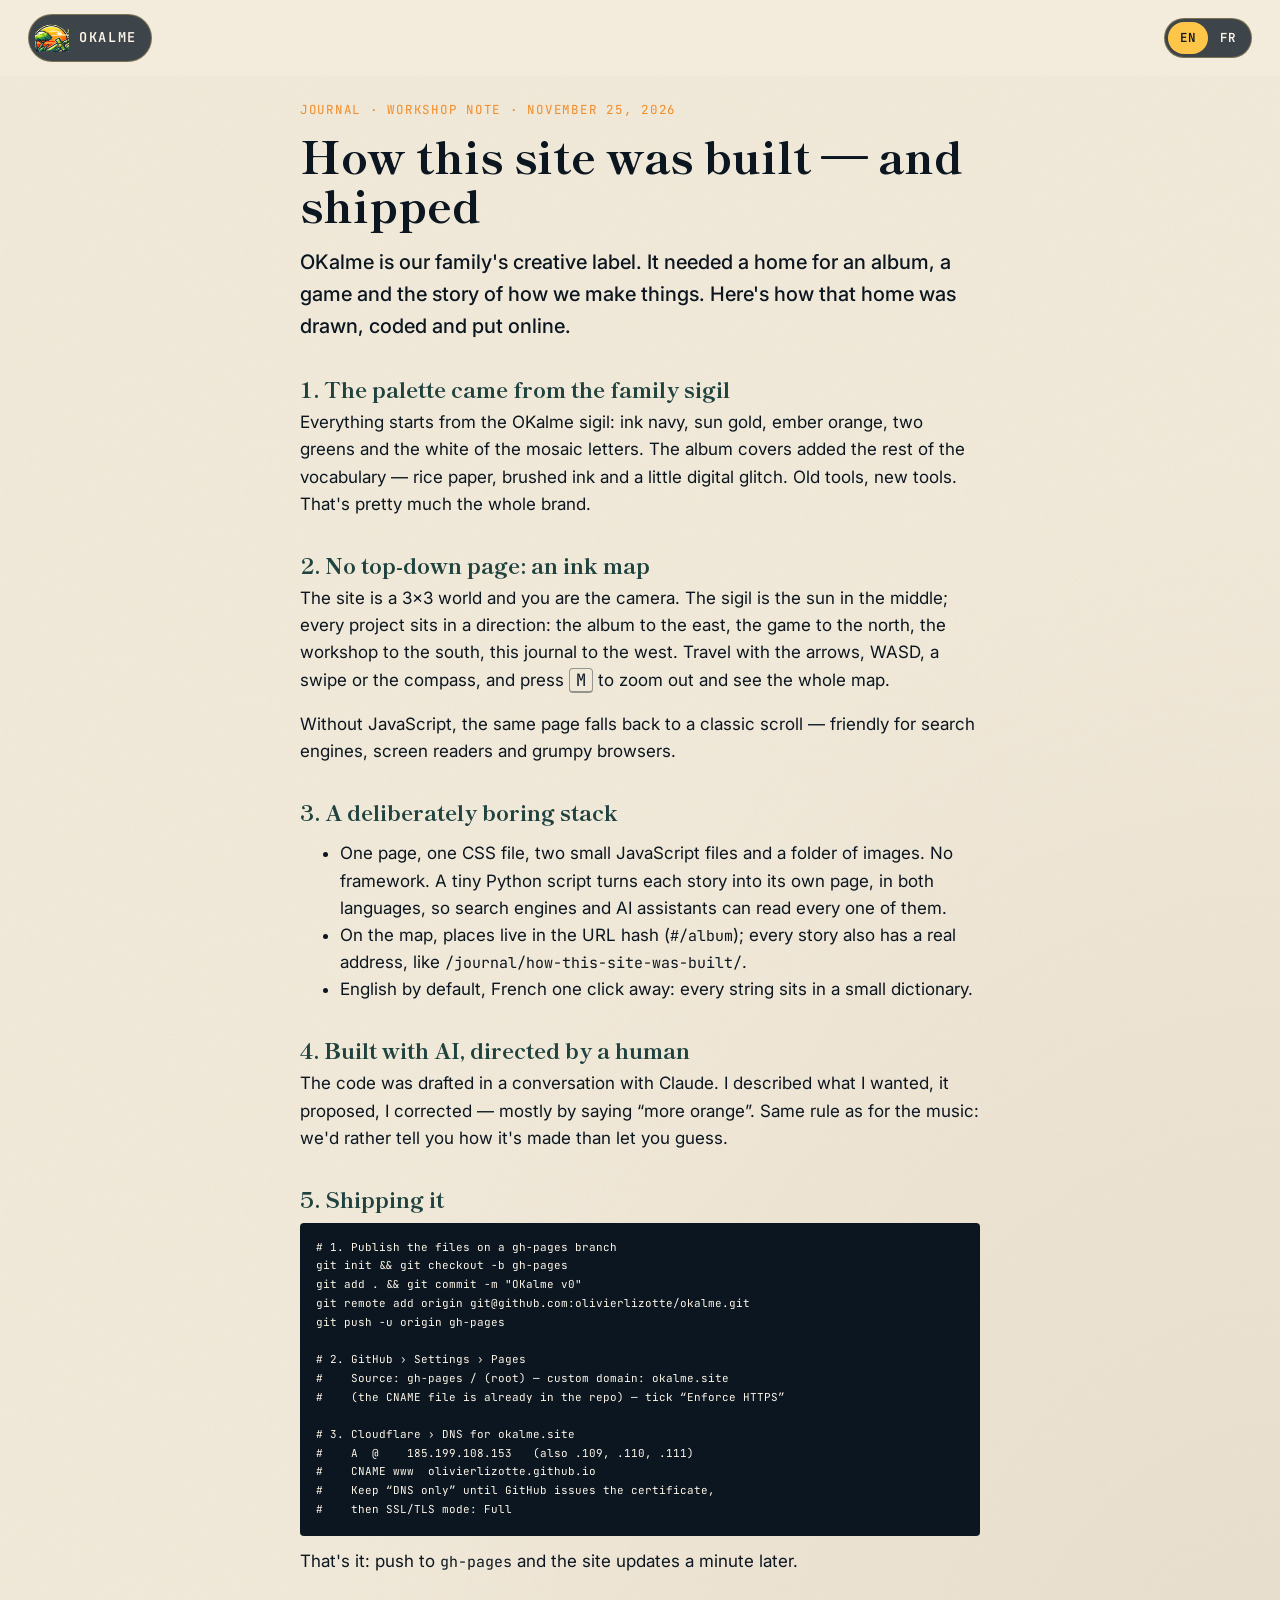
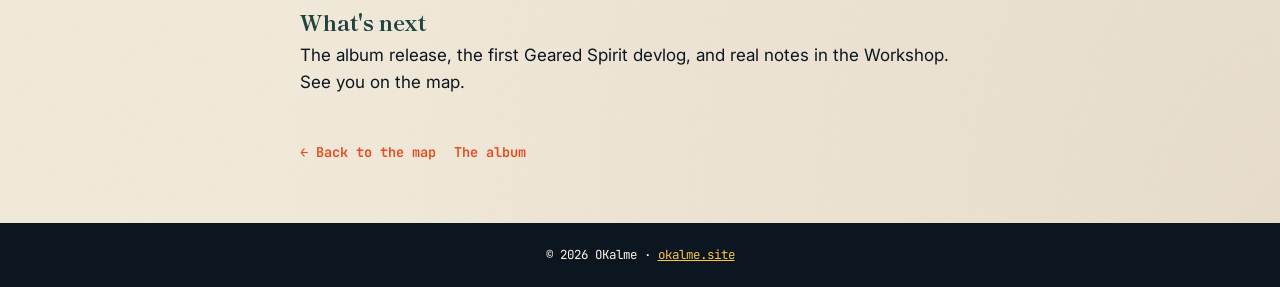
<file: journal/how-this-site-was-built/index.html>
<!DOCTYPE html>
<html lang="en">
<head>
<meta charset="utf-8">
<meta name="viewport" content="width=device-width, initial-scale=1, viewport-fit=cover">
<title>How okalme.site was built and deployed on GitHub Pages | OKalme</title>
<meta name="description" content="A family sigil, a 3×3 ink map, a tiny build script and one GitHub Pages branch: how the OKalme website was designed, built with AI and deployed with Cloudflare.">
<meta name="keywords" content="OKalme website, GitHub Pages, Cloudflare, static site, AI-assisted web design, Claude">
<meta name="robots" content="index, follow, max-image-preview:large">
<meta name="theme-color" content="#0b1620">
<link rel="canonical" href="https://okalme.site/journal/how-this-site-was-built/">
<link rel="alternate" hreflang="en" href="https://okalme.site/journal/how-this-site-was-built/">
<link rel="alternate" hreflang="fr" href="https://okalme.site/fr/journal/how-this-site-was-built/">
<link rel="alternate" hreflang="x-default" href="https://okalme.site/journal/how-this-site-was-built/">
<link rel="icon" type="image/png" href="/assets/img/favicon.png">
<link rel="apple-touch-icon" href="/assets/img/apple-touch-icon.png">
<meta property="og:type" content="article">
<meta property="og:site_name" content="OKalme">
<meta property="og:locale" content="en_CA">
<meta property="og:url" content="https://okalme.site/journal/how-this-site-was-built/">
<meta property="og:title" content="How this site was built — and shipped">
<meta property="og:description" content="A family sigil, a 3×3 ink map, a tiny build script and one GitHub Pages branch: how the OKalme website was designed, built with AI and deployed with Cloudflare.">
<meta property="og:image" content="https://okalme.site/assets/img/og.jpg">
<meta property="article:published_time" content="2026-11-25">
<meta name="twitter:card" content="summary_large_image">
<link rel="preconnect" href="https://fonts.googleapis.com">
<link rel="preconnect" href="https://fonts.gstatic.com" crossorigin>
<link href="https://fonts.googleapis.com/css2?family=Inter:wght@400;500;600&family=JetBrains+Mono:wght@400;600&family=Shippori+Mincho+B1:wght@600;800&display=swap" rel="stylesheet">
<link rel="stylesheet" href="/css/style.css">
<script type="application/ld+json">
{
 "@context": "https://schema.org",
 "@type": "BlogPosting",
 "headline": "How this site was built — and shipped",
 "description": "A family sigil, a 3×3 ink map, a tiny build script and one GitHub Pages branch: how the OKalme website was designed, built with AI and deployed with Cloudflare.",
 "inLanguage": "en",
 "datePublished": "2026-11-25",
 "dateModified": "2026-11-25",
 "url": "https://okalme.site/journal/how-this-site-was-built/",
 "mainEntityOfPage": "https://okalme.site/journal/how-this-site-was-built/",
 "image": "https://okalme.site/assets/img/og.jpg",
 "keywords": "OKalme website, GitHub Pages, Cloudflare, static site, AI-assisted web design, Claude",
 "author": {
  "@type": "MusicGroup",
  "@id": "https://okalme.site/#okalme",
  "name": "OKalme",
  "url": "https://okalme.site/",
  "logo": "https://okalme.site/assets/img/sigil.png"
 },
 "publisher": {
  "@type": "MusicGroup",
  "@id": "https://okalme.site/#okalme",
  "name": "OKalme",
  "url": "https://okalme.site/",
  "logo": "https://okalme.site/assets/img/sigil.png"
 },
 "isPartOf": {
  "@type": "Blog",
  "name": "OKalme Journal",
  "url": "https://okalme.site/#/journal"
 }
}
</script>
<script type="application/ld+json">
{
 "@context": "https://schema.org",
 "@type": "BreadcrumbList",
 "itemListElement": [
  {
   "@type": "ListItem",
   "position": 1,
   "name": "OKalme",
   "item": "https://okalme.site/"
  },
  {
   "@type": "ListItem",
   "position": 2,
   "name": "Journal",
   "item": "https://okalme.site/#/journal"
  },
  {
   "@type": "ListItem",
   "position": 3,
   "name": "How this site was built — and shipped",
   "item": "https://okalme.site/journal/how-this-site-was-built/"
  }
 ]
}
</script>
</head>
<body class="post-page">
<header class="ui-top">
  <a class="brand" href="/" aria-label="OKalme"><img src="/assets/img/favicon.png" alt="" width="34" height="34"><span>OKalme</span></a>
  <div class="lang" role="group" aria-label="Language">
    <a href="/journal/how-this-site-was-built/" hreflang="en" lang="en" aria-current="true">EN</a>
    <a href="/fr/journal/how-this-site-was-built/" hreflang="fr" lang="fr">FR</a>
  </div>
</header>
<main class="post-wrap paper">
<article class="post-body" data-slug="how-this-site-was-built">
<p class="eyebrow">Journal · Workshop note · November 25, 2026</p>
<h1>How this site was built — and shipped</h1>
<p class="lead">OKalme is our family's creative label. It needed a home for an album, a game and the story of how we make things. Here's how that home was drawn, coded and put online.</p>
  <h2>1. The palette came from the family sigil</h2>
  <p>Everything starts from the OKalme sigil: ink navy, sun gold, ember orange, two greens and the white of the mosaic letters. The album covers added the rest of the vocabulary — rice paper, brushed ink and a little digital glitch. Old tools, new tools. That's pretty much the whole brand.</p>
  <h2>2. No top-down page: an ink map</h2>
  <p>The site is a 3×3 world and you are the camera. The sigil is the sun in the middle; every project sits in a direction: the album to the east, the game to the north, the workshop to the south, this journal to the west. Travel with the arrows, WASD, a swipe or the compass, and press <kbd>M</kbd> to zoom out and see the whole map.</p>
  <p>Without JavaScript, the same page falls back to a classic scroll — friendly for search engines, screen readers and grumpy browsers.</p>
  <h2>3. A deliberately boring stack</h2>
  <ul>
    <li>One page, one CSS file, two small JavaScript files and a folder of images. No framework. A tiny Python script turns each story into its own page, in both languages, so search engines and AI assistants can read every one of them.</li>
    <li>On the map, places live in the URL hash (<code>#/album</code>); every story also has a real address, like <code>/journal/how-this-site-was-built/</code>.</li>
    <li>English by default, French one click away: every string sits in a small dictionary.</li>
  </ul>
  <h2>4. Built with AI, directed by a human</h2>
  <p>The code was drafted in a conversation with Claude. I described what I wanted, it proposed, I corrected — mostly by saying “more orange”. Same rule as for the music: we'd rather tell you how it's made than let you guess.</p>
  <h2>5. Shipping it</h2>
<pre><code># 1. Publish the files on a gh-pages branch
git init && git checkout -b gh-pages
git add . && git commit -m "OKalme v0"
git remote add origin git@github.com:olivierlizotte/okalme.git
git push -u origin gh-pages

# 2. GitHub › Settings › Pages
#    Source: gh-pages / (root) — custom domain: okalme.site
#    (the CNAME file is already in the repo) — tick “Enforce HTTPS”

# 3. Cloudflare › DNS for okalme.site
#    A  @    185.199.108.153   (also .109, .110, .111)
#    CNAME www  olivierlizotte.github.io
#    Keep “DNS only” until GitHub issues the certificate,
#    then SSL/TLS mode: Full</code></pre>
  <p>That's it: push to <code>gh-pages</code> and the site updates a minute later.</p>
  <h2>What's next</h2>
  <p>The album release, the first Geared Spirit devlog, and real notes in the Workshop. See you on the map.</p>
</article>
<nav class="post-nav"><a href="/#/journal">← Back to the map</a><a href="/#/album">The album</a></nav>
</main>
<footer class="post-foot">© 2026 OKalme · <a href="/">okalme.site</a></footer>
</body>
</html>
</file>
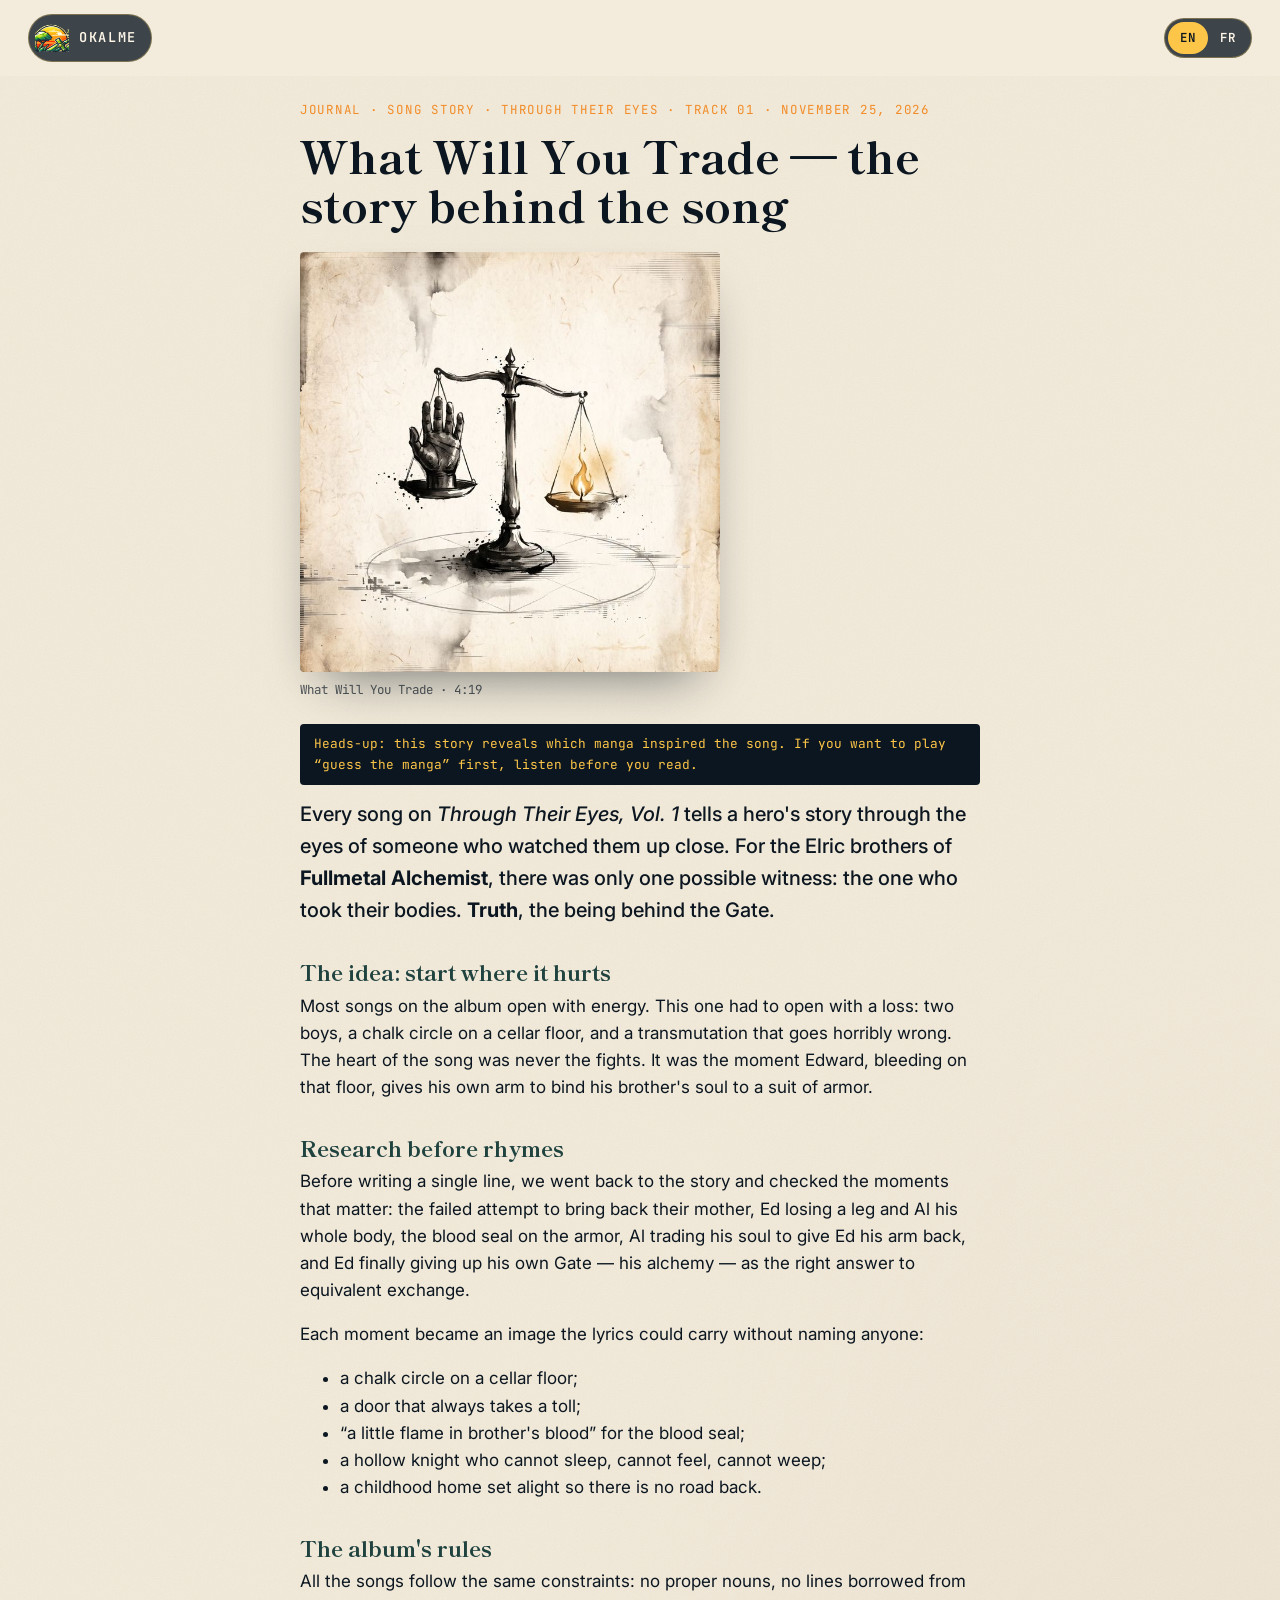
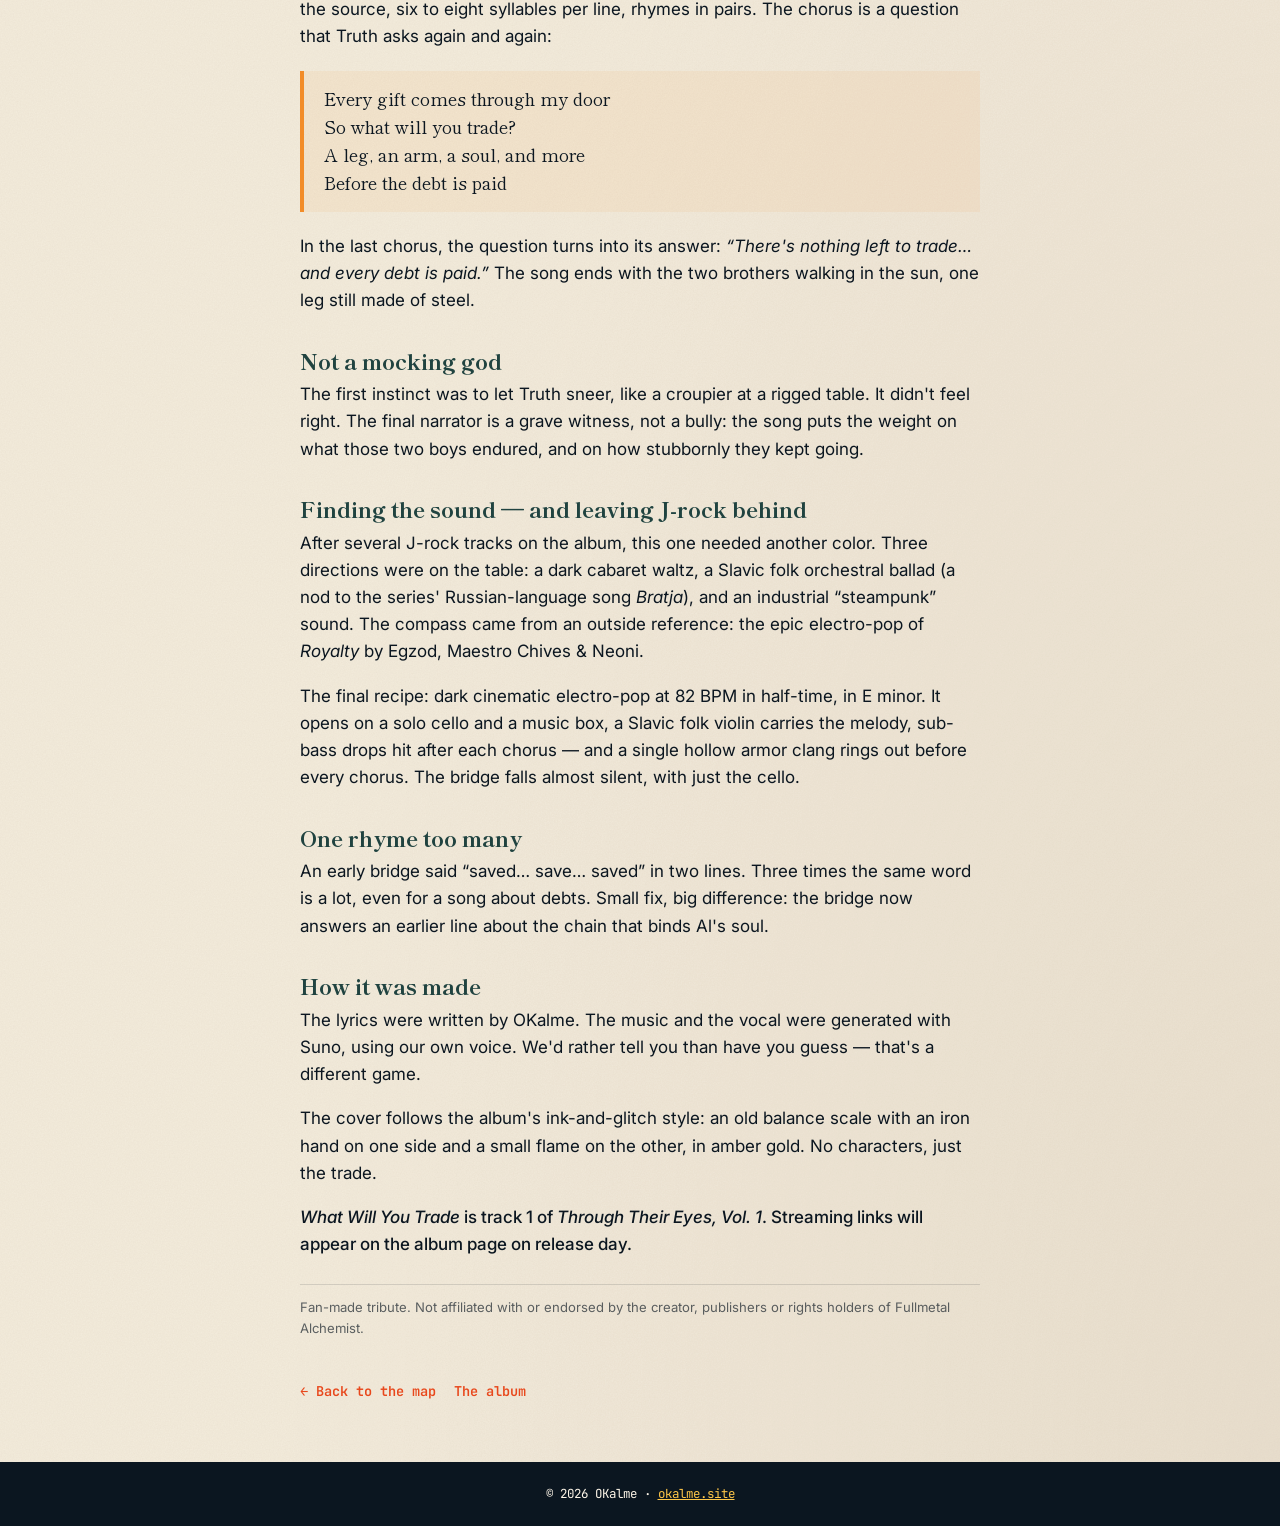
<file: journal/what-will-you-trade/index.html>
<!DOCTYPE html>
<html lang="en">
<head>
<meta charset="utf-8">
<meta name="viewport" content="width=device-width, initial-scale=1, viewport-fit=cover">
<title>What Will You Trade — a Fullmetal Alchemist–inspired song told by Truth | OKalme</title>
<meta name="description" content="Behind the scenes of What Will You Trade, a Fullmetal Alchemist fan song about Edward and Alphonse Elric, told by Truth, the guardian of the Gate: research, lyrics, sound design and the price of equivalent exchange.">
<meta name="keywords" content="Fullmetal Alchemist song, FMA fan song, Fullmetal Alchemist Brotherhood music, Edward Elric, Alphonse Elric, Truth, Gate of Truth, equivalent exchange, anime fan song, manga-inspired song">
<meta name="robots" content="index, follow, max-image-preview:large">
<meta name="theme-color" content="#0b1620">
<link rel="canonical" href="https://okalme.site/journal/what-will-you-trade/">
<link rel="alternate" hreflang="en" href="https://okalme.site/journal/what-will-you-trade/">
<link rel="alternate" hreflang="fr" href="https://okalme.site/fr/journal/what-will-you-trade/">
<link rel="alternate" hreflang="x-default" href="https://okalme.site/journal/what-will-you-trade/">
<link rel="icon" type="image/png" href="/assets/img/favicon.png">
<link rel="apple-touch-icon" href="/assets/img/apple-touch-icon.png">
<meta property="og:type" content="article">
<meta property="og:site_name" content="OKalme">
<meta property="og:locale" content="en_CA">
<meta property="og:url" content="https://okalme.site/journal/what-will-you-trade/">
<meta property="og:title" content="What Will You Trade — the story behind the song">
<meta property="og:description" content="Behind the scenes of What Will You Trade, a Fullmetal Alchemist fan song about Edward and Alphonse Elric, told by Truth, the guardian of the Gate: research, lyrics, sound design and the price of equivalent exchange.">
<meta property="og:image" content="https://okalme.site/assets/covers/what-will-you-trade.jpg">
<meta property="article:published_time" content="2026-11-25">
<meta name="twitter:card" content="summary_large_image">
<link rel="preconnect" href="https://fonts.googleapis.com">
<link rel="preconnect" href="https://fonts.gstatic.com" crossorigin>
<link href="https://fonts.googleapis.com/css2?family=Inter:wght@400;500;600&family=JetBrains+Mono:wght@400;600&family=Shippori+Mincho+B1:wght@600;800&display=swap" rel="stylesheet">
<link rel="stylesheet" href="/css/style.css">
<script type="application/ld+json">
{
 "@context": "https://schema.org",
 "@type": "BlogPosting",
 "headline": "What Will You Trade — the story behind the song",
 "description": "Behind the scenes of What Will You Trade, a Fullmetal Alchemist fan song about Edward and Alphonse Elric, told by Truth, the guardian of the Gate: research, lyrics, sound design and the price of equivalent exchange.",
 "inLanguage": "en",
 "datePublished": "2026-11-25",
 "dateModified": "2026-11-25",
 "url": "https://okalme.site/journal/what-will-you-trade/",
 "mainEntityOfPage": "https://okalme.site/journal/what-will-you-trade/",
 "image": "https://okalme.site/assets/covers/what-will-you-trade.jpg",
 "keywords": "Fullmetal Alchemist song, FMA fan song, Fullmetal Alchemist Brotherhood music, Edward Elric, Alphonse Elric, Truth, Gate of Truth, equivalent exchange, anime fan song, manga-inspired song",
 "author": {
  "@type": "MusicGroup",
  "@id": "https://okalme.site/#okalme",
  "name": "OKalme",
  "url": "https://okalme.site/",
  "logo": "https://okalme.site/assets/img/sigil.png"
 },
 "publisher": {
  "@type": "MusicGroup",
  "@id": "https://okalme.site/#okalme",
  "name": "OKalme",
  "url": "https://okalme.site/",
  "logo": "https://okalme.site/assets/img/sigil.png"
 },
 "isPartOf": {
  "@type": "Blog",
  "name": "OKalme Journal",
  "url": "https://okalme.site/#/journal"
 },
 "about": [
  {
   "@type": "MusicRecording",
   "name": "What Will You Trade",
   "byArtist": {
    "@type": "MusicGroup",
    "@id": "https://okalme.site/#okalme",
    "name": "OKalme",
    "url": "https://okalme.site/",
    "logo": "https://okalme.site/assets/img/sigil.png"
   },
   "duration": "PT4M19S",
   "position": 1,
   "inAlbum": {
    "@type": "MusicAlbum",
    "name": "Through Their Eyes, Vol. 1",
    "byArtist": {
     "@type": "MusicGroup",
     "@id": "https://okalme.site/#okalme",
     "name": "OKalme",
     "url": "https://okalme.site/",
     "logo": "https://okalme.site/assets/img/sigil.png"
    }
   },
   "isBasedOn": {
    "@type": "CreativeWork",
    "name": "Fullmetal Alchemist"
   }
  },
  {
   "@type": "CreativeWork",
   "name": "Fullmetal Alchemist"
  }
 ]
}
</script>
<script type="application/ld+json">
{
 "@context": "https://schema.org",
 "@type": "BreadcrumbList",
 "itemListElement": [
  {
   "@type": "ListItem",
   "position": 1,
   "name": "OKalme",
   "item": "https://okalme.site/"
  },
  {
   "@type": "ListItem",
   "position": 2,
   "name": "Journal",
   "item": "https://okalme.site/#/journal"
  },
  {
   "@type": "ListItem",
   "position": 3,
   "name": "What Will You Trade — the story behind the song",
   "item": "https://okalme.site/journal/what-will-you-trade/"
  }
 ]
}
</script>
</head>
<body class="post-page">
<header class="ui-top">
  <a class="brand" href="/" aria-label="OKalme"><img src="/assets/img/favicon.png" alt="" width="34" height="34"><span>OKalme</span></a>
  <div class="lang" role="group" aria-label="Language">
    <a href="/journal/what-will-you-trade/" hreflang="en" lang="en" aria-current="true">EN</a>
    <a href="/fr/journal/what-will-you-trade/" hreflang="fr" lang="fr">FR</a>
  </div>
</header>
<main class="post-wrap paper">
<article class="post-body" data-slug="what-will-you-trade">
<p class="eyebrow">Journal · Song story · Through Their Eyes · Track 01 · November 25, 2026</p>
<h1>What Will You Trade — the story behind the song</h1>
<figure class="post-cover"><img src="/assets/covers/what-will-you-trade.jpg" alt="What Will You Trade — cover art" width="720" height="720"><figcaption>What Will You Trade · 4:19</figcaption></figure>
<p class="spoiler">Heads-up: this story reveals which manga inspired the song. If you want to play “guess the manga” first, listen before you read.</p>
<p class="lead">Every song on <em>Through Their Eyes, Vol. 1</em> tells a hero's story through the eyes of someone who watched them up close. For the Elric brothers of <strong>Fullmetal Alchemist</strong>, there was only one possible witness: the one who took their bodies. <strong>Truth</strong>, the being behind the Gate.</p>

<h2>The idea: start where it hurts</h2>
<p>Most songs on the album open with energy. This one had to open with a loss: two boys, a chalk circle on a cellar floor, and a transmutation that goes horribly wrong. The heart of the song was never the fights. It was the moment Edward, bleeding on that floor, gives his own arm to bind his brother's soul to a suit of armor.</p>

<h2>Research before rhymes</h2>
<p>Before writing a single line, we went back to the story and checked the moments that matter: the failed attempt to bring back their mother, Ed losing a leg and Al his whole body, the blood seal on the armor, Al trading his soul to give Ed his arm back, and Ed finally giving up his own Gate — his alchemy — as the right answer to equivalent exchange.</p>
<p>Each moment became an image the lyrics could carry without naming anyone:</p>
<ul>
  <li>a chalk circle on a cellar floor;</li>
  <li>a door that always takes a toll;</li>
  <li>“a little flame in brother's blood” for the blood seal;</li>
  <li>a hollow knight who cannot sleep, cannot feel, cannot weep;</li>
  <li>a childhood home set alight so there is no road back.</li>
</ul>

<h2>The album's rules</h2>
<p>All the songs follow the same constraints: no proper nouns, no lines borrowed from the source, six to eight syllables per line, rhymes in pairs. The chorus is a question that Truth asks again and again:</p>
<blockquote><p>Every gift comes through my door<br>So what will you trade?<br>A leg, an arm, a soul, and more<br>Before the debt is paid</p></blockquote>
<p>In the last chorus, the question turns into its answer: <em>“There's nothing left to trade… and every debt is paid.”</em> The song ends with the two brothers walking in the sun, one leg still made of steel.</p>

<h2>Not a mocking god</h2>
<p>The first instinct was to let Truth sneer, like a croupier at a rigged table. It didn't feel right. The final narrator is a grave witness, not a bully: the song puts the weight on what those two boys endured, and on how stubbornly they kept going.</p>

<h2>Finding the sound — and leaving J-rock behind</h2>
<p>After several J-rock tracks on the album, this one needed another color. Three directions were on the table: a dark cabaret waltz, a Slavic folk orchestral ballad (a nod to the series' Russian-language song <em>Bratja</em>), and an industrial “steampunk” sound. The compass came from an outside reference: the epic electro-pop of <em>Royalty</em> by Egzod, Maestro Chives &amp; Neoni.</p>
<p>The final recipe: dark cinematic electro-pop at 82 BPM in half-time, in E minor. It opens on a solo cello and a music box, a Slavic folk violin carries the melody, sub-bass drops hit after each chorus — and a single hollow armor clang rings out before every chorus. The bridge falls almost silent, with just the cello.</p>

<h2>One rhyme too many</h2>
<p>An early bridge said “saved… save… saved” in two lines. Three times the same word is a lot, even for a song about debts. Small fix, big difference: the bridge now answers an earlier line about the chain that binds Al's soul.</p>

<h2>How it was made</h2>
<p>The lyrics were written by OKalme. The music and the vocal were generated with Suno, using our own voice. We'd rather tell you than have you guess — that's a different game.</p>
<p>The cover follows the album's ink-and-glitch style: an old balance scale with an iron hand on one side and a small flame on the other, in amber gold. No characters, just the trade.</p>

<p class="post-cta"><em>What Will You Trade</em> is track 1 of <em>Through Their Eyes, Vol. 1</em>. Streaming links will appear on the album page on release day.</p>
<p class="disclaimer">Fan-made tribute. Not affiliated with or endorsed by the creator, publishers or rights holders of Fullmetal Alchemist.</p>
</article>
<nav class="post-nav"><a href="/#/journal">← Back to the map</a><a href="/#/album">The album</a></nav>
</main>
<footer class="post-foot">© 2026 OKalme · <a href="/">okalme.site</a></footer>
</body>
</html>
</file>
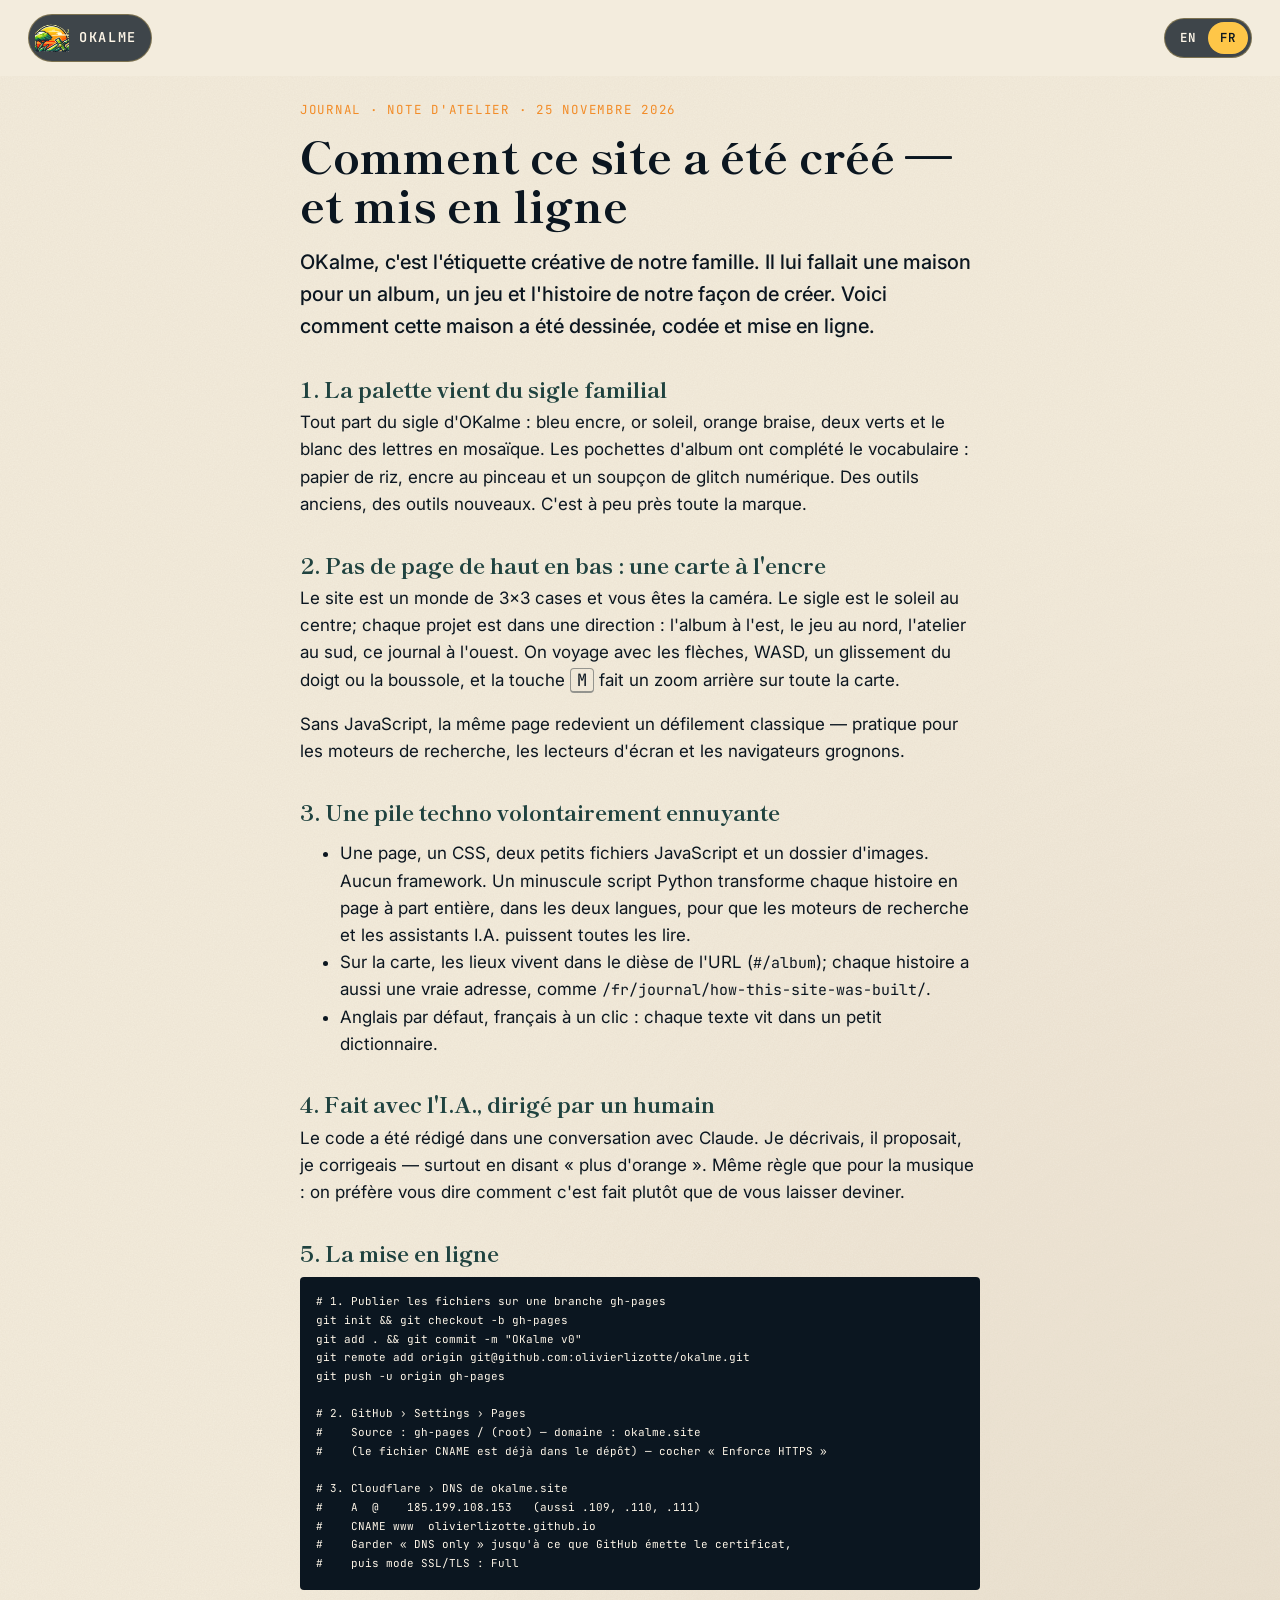
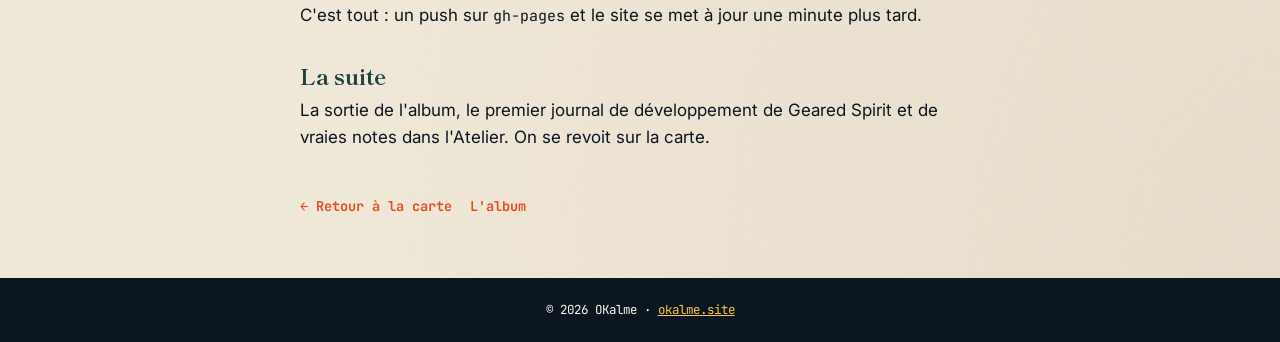
<file: fr/journal/how-this-site-was-built/index.html>
<!DOCTYPE html>
<html lang="fr">
<head>
<meta charset="utf-8">
<meta name="viewport" content="width=device-width, initial-scale=1, viewport-fit=cover">
<title>Comment okalme.site a été créé et déployé sur GitHub Pages | OKalme</title>
<meta name="description" content="Un sigle familial, une carte à l&#x27;encre de 3×3, un petit script de génération et une branche GitHub Pages : comment le site d&#x27;OKalme a été conçu, construit avec l&#x27;I.A. et déployé avec Cloudflare.">
<meta name="keywords" content="site OKalme, GitHub Pages, Cloudflare, site statique, conception web assistée par I.A., Claude">
<meta name="robots" content="index, follow, max-image-preview:large">
<meta name="theme-color" content="#0b1620">
<link rel="canonical" href="https://okalme.site/fr/journal/how-this-site-was-built/">
<link rel="alternate" hreflang="en" href="https://okalme.site/journal/how-this-site-was-built/">
<link rel="alternate" hreflang="fr" href="https://okalme.site/fr/journal/how-this-site-was-built/">
<link rel="alternate" hreflang="x-default" href="https://okalme.site/journal/how-this-site-was-built/">
<link rel="icon" type="image/png" href="/assets/img/favicon.png">
<link rel="apple-touch-icon" href="/assets/img/apple-touch-icon.png">
<meta property="og:type" content="article">
<meta property="og:site_name" content="OKalme">
<meta property="og:locale" content="fr_CA">
<meta property="og:url" content="https://okalme.site/fr/journal/how-this-site-was-built/">
<meta property="og:title" content="Comment ce site a été créé — et mis en ligne">
<meta property="og:description" content="Un sigle familial, une carte à l&#x27;encre de 3×3, un petit script de génération et une branche GitHub Pages : comment le site d&#x27;OKalme a été conçu, construit avec l&#x27;I.A. et déployé avec Cloudflare.">
<meta property="og:image" content="https://okalme.site/assets/img/og.jpg">
<meta property="article:published_time" content="2026-11-25">
<meta name="twitter:card" content="summary_large_image">
<link rel="preconnect" href="https://fonts.googleapis.com">
<link rel="preconnect" href="https://fonts.gstatic.com" crossorigin>
<link href="https://fonts.googleapis.com/css2?family=Inter:wght@400;500;600&family=JetBrains+Mono:wght@400;600&family=Shippori+Mincho+B1:wght@600;800&display=swap" rel="stylesheet">
<link rel="stylesheet" href="/css/style.css">
<script type="application/ld+json">
{
 "@context": "https://schema.org",
 "@type": "BlogPosting",
 "headline": "Comment ce site a été créé — et mis en ligne",
 "description": "Un sigle familial, une carte à l'encre de 3×3, un petit script de génération et une branche GitHub Pages : comment le site d'OKalme a été conçu, construit avec l'I.A. et déployé avec Cloudflare.",
 "inLanguage": "fr",
 "datePublished": "2026-11-25",
 "dateModified": "2026-11-25",
 "url": "https://okalme.site/fr/journal/how-this-site-was-built/",
 "mainEntityOfPage": "https://okalme.site/fr/journal/how-this-site-was-built/",
 "image": "https://okalme.site/assets/img/og.jpg",
 "keywords": "site OKalme, GitHub Pages, Cloudflare, site statique, conception web assistée par I.A., Claude",
 "author": {
  "@type": "MusicGroup",
  "@id": "https://okalme.site/#okalme",
  "name": "OKalme",
  "url": "https://okalme.site/",
  "logo": "https://okalme.site/assets/img/sigil.png"
 },
 "publisher": {
  "@type": "MusicGroup",
  "@id": "https://okalme.site/#okalme",
  "name": "OKalme",
  "url": "https://okalme.site/",
  "logo": "https://okalme.site/assets/img/sigil.png"
 },
 "isPartOf": {
  "@type": "Blog",
  "name": "OKalme Journal",
  "url": "https://okalme.site/fr/#/journal"
 }
}
</script>
<script type="application/ld+json">
{
 "@context": "https://schema.org",
 "@type": "BreadcrumbList",
 "itemListElement": [
  {
   "@type": "ListItem",
   "position": 1,
   "name": "OKalme",
   "item": "https://okalme.site/fr/"
  },
  {
   "@type": "ListItem",
   "position": 2,
   "name": "Journal",
   "item": "https://okalme.site/fr/#/journal"
  },
  {
   "@type": "ListItem",
   "position": 3,
   "name": "Comment ce site a été créé — et mis en ligne",
   "item": "https://okalme.site/fr/journal/how-this-site-was-built/"
  }
 ]
}
</script>
</head>
<body class="post-page">
<header class="ui-top">
  <a class="brand" href="/fr/" aria-label="OKalme"><img src="/assets/img/favicon.png" alt="" width="34" height="34"><span>OKalme</span></a>
  <div class="lang" role="group" aria-label="Langue">
    <a href="/journal/how-this-site-was-built/" hreflang="en" lang="en">EN</a>
    <a href="/fr/journal/how-this-site-was-built/" hreflang="fr" lang="fr" aria-current="true">FR</a>
  </div>
</header>
<main class="post-wrap paper">
<article class="post-body" data-slug="how-this-site-was-built">
<p class="eyebrow">Journal · Note d&#x27;atelier · 25 novembre 2026</p>
<h1>Comment ce site a été créé — et mis en ligne</h1>
<p class="lead">OKalme, c'est l'étiquette créative de notre famille. Il lui fallait une maison pour un album, un jeu et l'histoire de notre façon de créer. Voici comment cette maison a été dessinée, codée et mise en ligne.</p>
  <h2>1. La palette vient du sigle familial</h2>
  <p>Tout part du sigle d'OKalme : bleu encre, or soleil, orange braise, deux verts et le blanc des lettres en mosaïque. Les pochettes d'album ont complété le vocabulaire : papier de riz, encre au pinceau et un soupçon de glitch numérique. Des outils anciens, des outils nouveaux. C'est à peu près toute la marque.</p>
  <h2>2. Pas de page de haut en bas : une carte à l'encre</h2>
  <p>Le site est un monde de 3×3 cases et vous êtes la caméra. Le sigle est le soleil au centre; chaque projet est dans une direction : l'album à l'est, le jeu au nord, l'atelier au sud, ce journal à l'ouest. On voyage avec les flèches, WASD, un glissement du doigt ou la boussole, et la touche <kbd>M</kbd> fait un zoom arrière sur toute la carte.</p>
  <p>Sans JavaScript, la même page redevient un défilement classique — pratique pour les moteurs de recherche, les lecteurs d'écran et les navigateurs grognons.</p>
  <h2>3. Une pile techno volontairement ennuyante</h2>
  <ul>
    <li>Une page, un CSS, deux petits fichiers JavaScript et un dossier d'images. Aucun framework. Un minuscule script Python transforme chaque histoire en page à part entière, dans les deux langues, pour que les moteurs de recherche et les assistants I.A. puissent toutes les lire.</li>
    <li>Sur la carte, les lieux vivent dans le dièse de l'URL (<code>#/album</code>); chaque histoire a aussi une vraie adresse, comme <code>/fr/journal/how-this-site-was-built/</code>.</li>
    <li>Anglais par défaut, français à un clic : chaque texte vit dans un petit dictionnaire.</li>
  </ul>
  <h2>4. Fait avec l'I.A., dirigé par un humain</h2>
  <p>Le code a été rédigé dans une conversation avec Claude. Je décrivais, il proposait, je corrigeais — surtout en disant « plus d'orange ». Même règle que pour la musique : on préfère vous dire comment c'est fait plutôt que de vous laisser deviner.</p>
  <h2>5. La mise en ligne</h2>
<pre><code># 1. Publier les fichiers sur une branche gh-pages
git init && git checkout -b gh-pages
git add . && git commit -m "OKalme v0"
git remote add origin git@github.com:olivierlizotte/okalme.git
git push -u origin gh-pages

# 2. GitHub › Settings › Pages
#    Source : gh-pages / (root) — domaine : okalme.site
#    (le fichier CNAME est déjà dans le dépôt) — cocher « Enforce HTTPS »

# 3. Cloudflare › DNS de okalme.site
#    A  @    185.199.108.153   (aussi .109, .110, .111)
#    CNAME www  olivierlizotte.github.io
#    Garder « DNS only » jusqu'à ce que GitHub émette le certificat,
#    puis mode SSL/TLS : Full</code></pre>
  <p>C'est tout : un push sur <code>gh-pages</code> et le site se met à jour une minute plus tard.</p>
  <h2>La suite</h2>
  <p>La sortie de l'album, le premier journal de développement de Geared Spirit et de vraies notes dans l'Atelier. On se revoit sur la carte.</p>
</article>
<nav class="post-nav"><a href="/fr/#/journal">← Retour à la carte</a><a href="/fr/#/album">L&#x27;album</a></nav>
</main>
<footer class="post-foot">© 2026 OKalme · <a href="/fr/">okalme.site</a></footer>
</body>
</html>
</file>
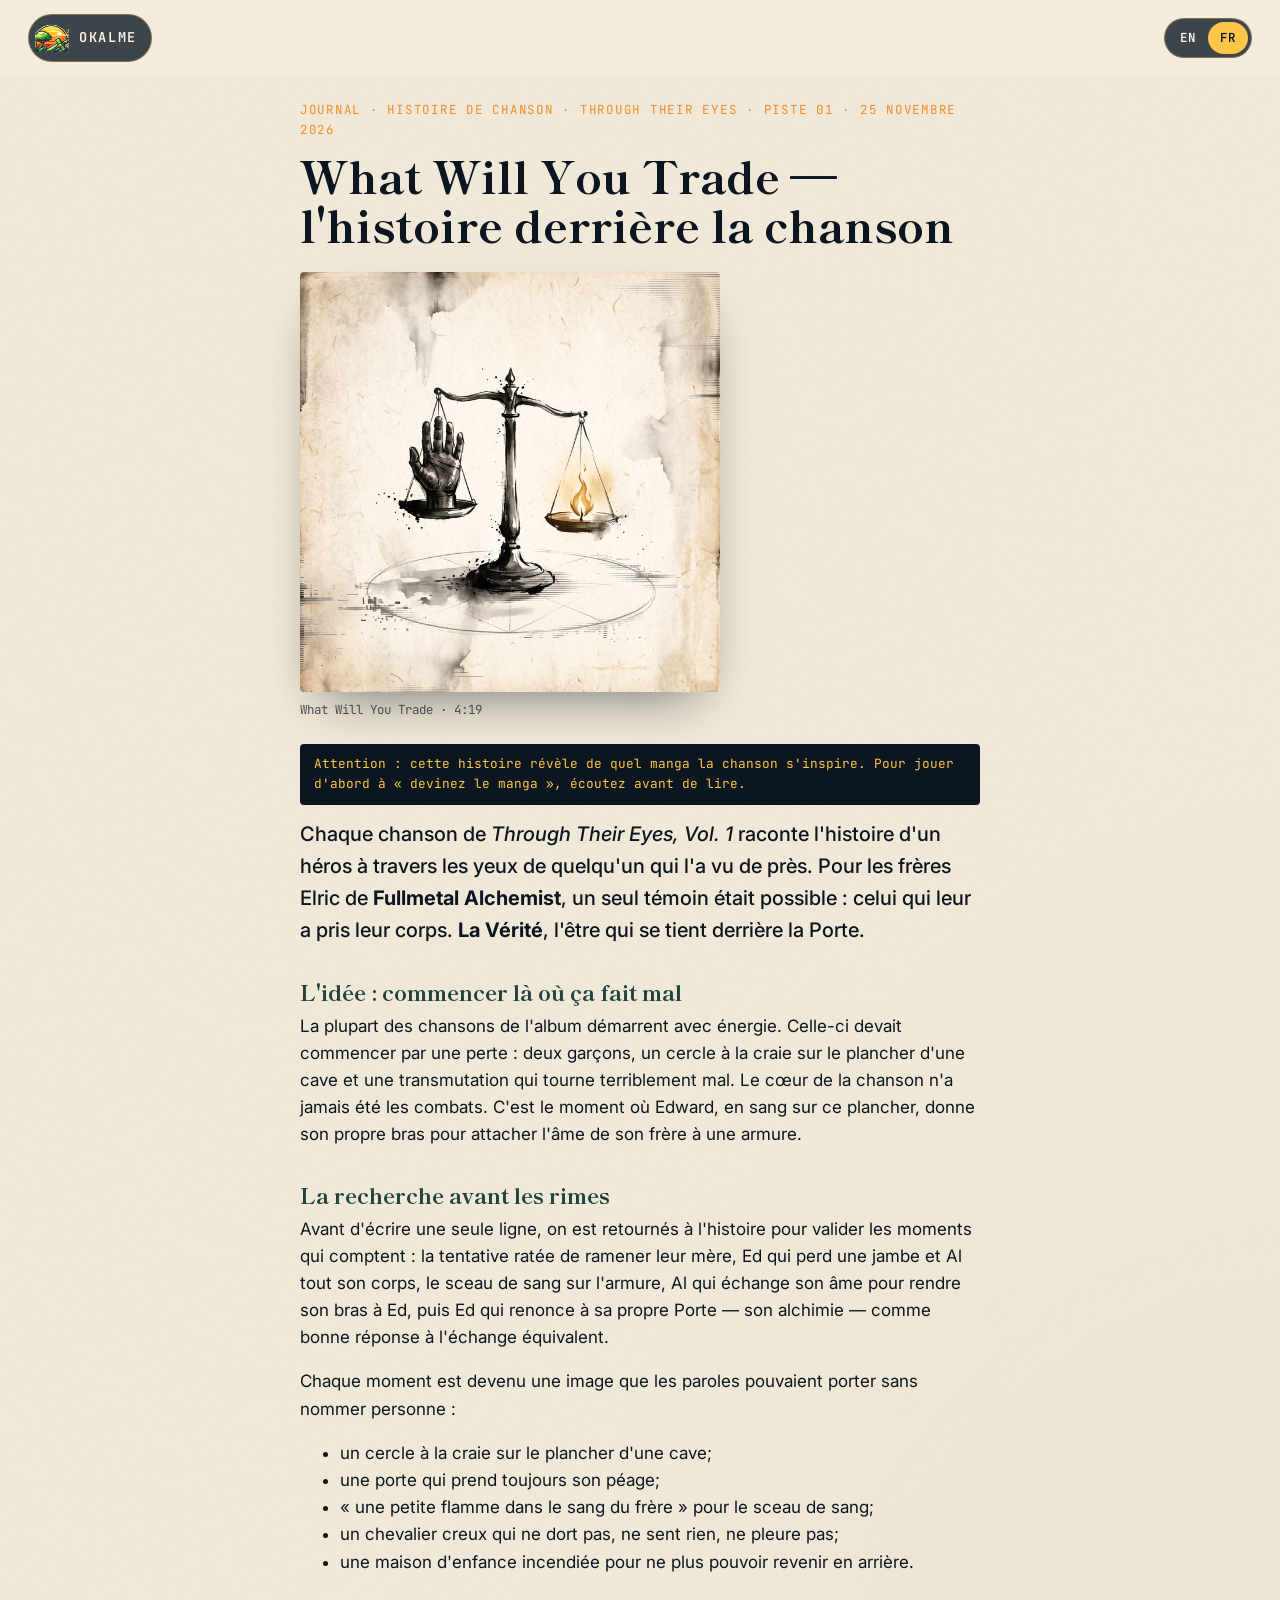
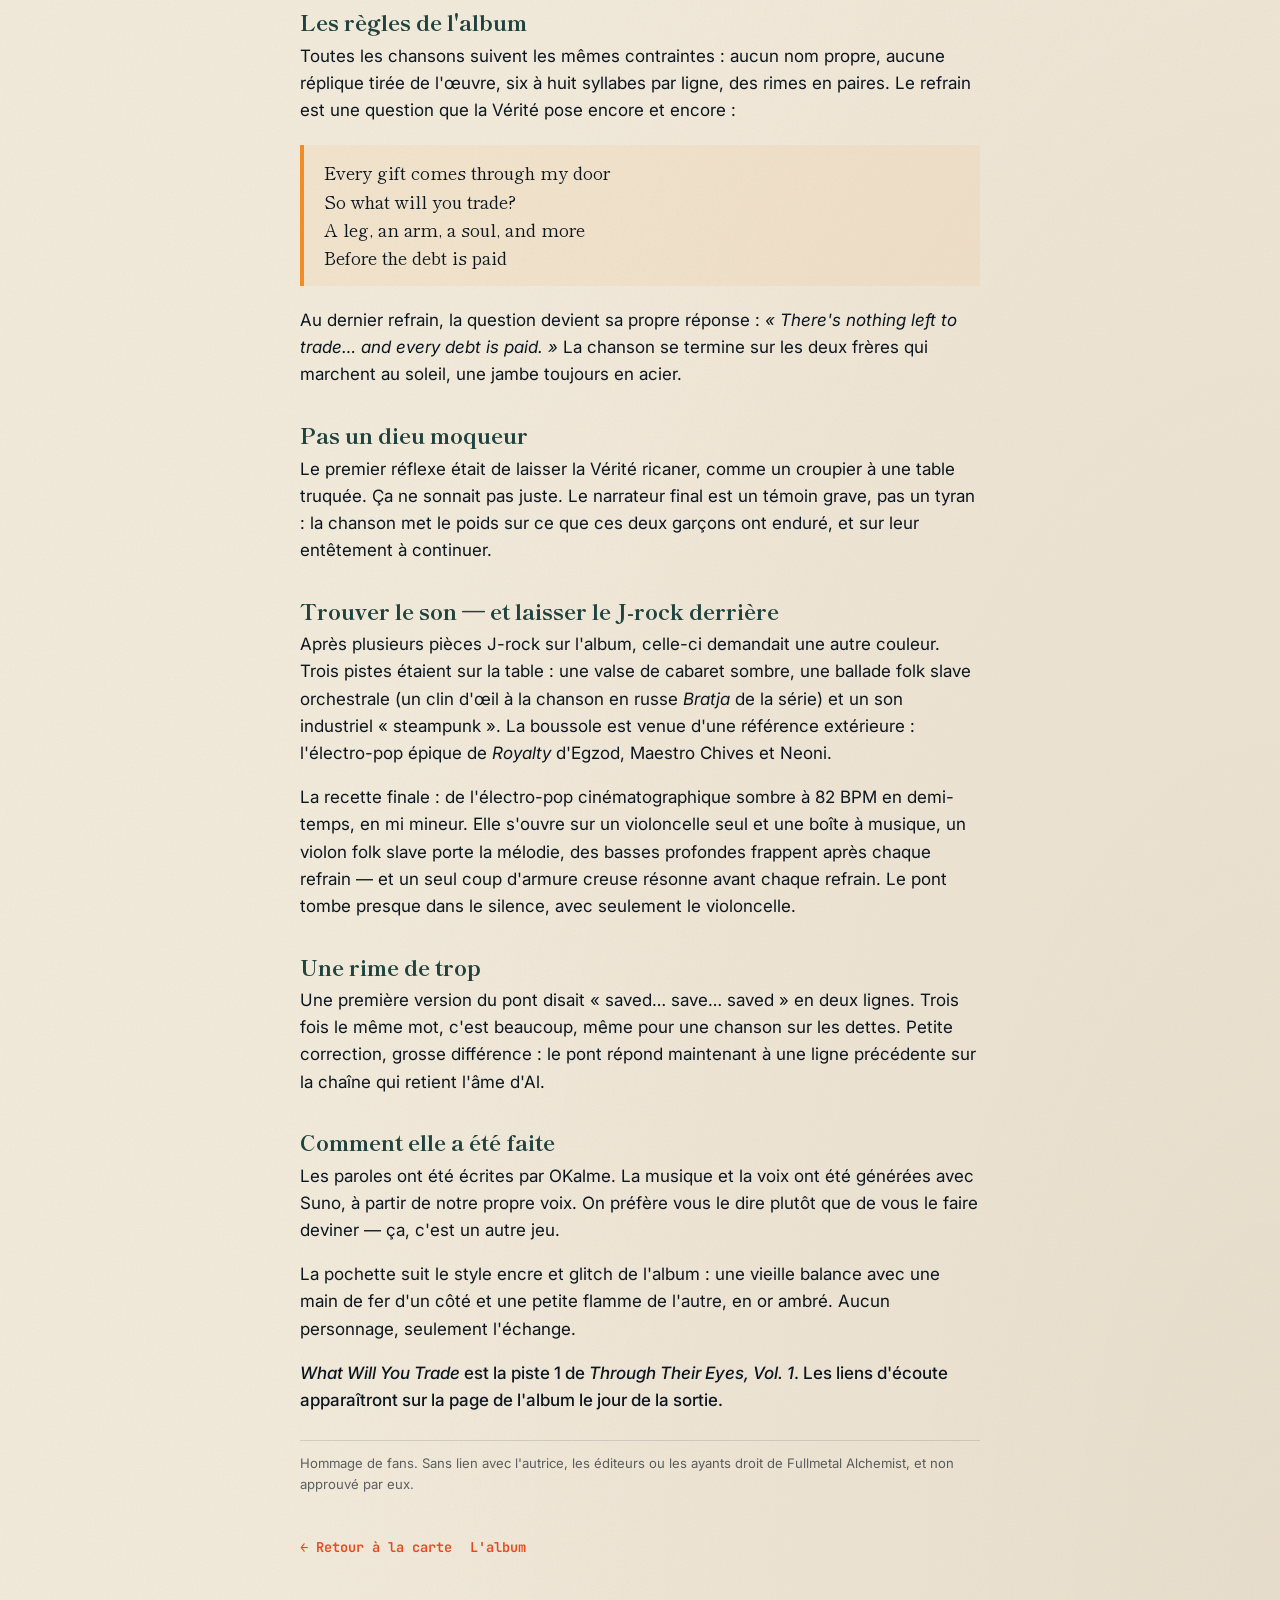
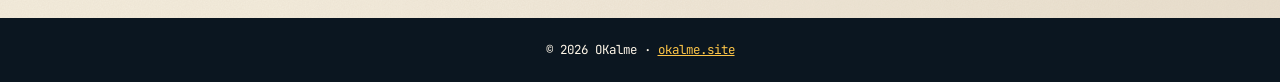
<file: fr/journal/what-will-you-trade/index.html>
<!DOCTYPE html>
<html lang="fr">
<head>
<meta charset="utf-8">
<meta name="viewport" content="width=device-width, initial-scale=1, viewport-fit=cover">
<title>What Will You Trade — une chanson inspirée de Fullmetal Alchemist, racontée par la Vérité | OKalme</title>
<meta name="description" content="Les coulisses de What Will You Trade, une chanson de fan de Fullmetal Alchemist sur Edward et Alphonse Elric, racontée par la Vérité, gardienne de la Porte : recherche, paroles, son et prix de l&#x27;échange équivalent.">
<meta name="keywords" content="chanson Fullmetal Alchemist, chanson de fan FMA, musique Fullmetal Alchemist Brotherhood, Edward Elric, Alphonse Elric, la Vérité, Porte de la Vérité, échange équivalent, chanson de fan d&#x27;animé, chanson inspirée d&#x27;un manga">
<meta name="robots" content="index, follow, max-image-preview:large">
<meta name="theme-color" content="#0b1620">
<link rel="canonical" href="https://okalme.site/fr/journal/what-will-you-trade/">
<link rel="alternate" hreflang="en" href="https://okalme.site/journal/what-will-you-trade/">
<link rel="alternate" hreflang="fr" href="https://okalme.site/fr/journal/what-will-you-trade/">
<link rel="alternate" hreflang="x-default" href="https://okalme.site/journal/what-will-you-trade/">
<link rel="icon" type="image/png" href="/assets/img/favicon.png">
<link rel="apple-touch-icon" href="/assets/img/apple-touch-icon.png">
<meta property="og:type" content="article">
<meta property="og:site_name" content="OKalme">
<meta property="og:locale" content="fr_CA">
<meta property="og:url" content="https://okalme.site/fr/journal/what-will-you-trade/">
<meta property="og:title" content="What Will You Trade — l&#x27;histoire derrière la chanson">
<meta property="og:description" content="Les coulisses de What Will You Trade, une chanson de fan de Fullmetal Alchemist sur Edward et Alphonse Elric, racontée par la Vérité, gardienne de la Porte : recherche, paroles, son et prix de l&#x27;échange équivalent.">
<meta property="og:image" content="https://okalme.site/assets/covers/what-will-you-trade.jpg">
<meta property="article:published_time" content="2026-11-25">
<meta name="twitter:card" content="summary_large_image">
<link rel="preconnect" href="https://fonts.googleapis.com">
<link rel="preconnect" href="https://fonts.gstatic.com" crossorigin>
<link href="https://fonts.googleapis.com/css2?family=Inter:wght@400;500;600&family=JetBrains+Mono:wght@400;600&family=Shippori+Mincho+B1:wght@600;800&display=swap" rel="stylesheet">
<link rel="stylesheet" href="/css/style.css">
<script type="application/ld+json">
{
 "@context": "https://schema.org",
 "@type": "BlogPosting",
 "headline": "What Will You Trade — l'histoire derrière la chanson",
 "description": "Les coulisses de What Will You Trade, une chanson de fan de Fullmetal Alchemist sur Edward et Alphonse Elric, racontée par la Vérité, gardienne de la Porte : recherche, paroles, son et prix de l'échange équivalent.",
 "inLanguage": "fr",
 "datePublished": "2026-11-25",
 "dateModified": "2026-11-25",
 "url": "https://okalme.site/fr/journal/what-will-you-trade/",
 "mainEntityOfPage": "https://okalme.site/fr/journal/what-will-you-trade/",
 "image": "https://okalme.site/assets/covers/what-will-you-trade.jpg",
 "keywords": "chanson Fullmetal Alchemist, chanson de fan FMA, musique Fullmetal Alchemist Brotherhood, Edward Elric, Alphonse Elric, la Vérité, Porte de la Vérité, échange équivalent, chanson de fan d'animé, chanson inspirée d'un manga",
 "author": {
  "@type": "MusicGroup",
  "@id": "https://okalme.site/#okalme",
  "name": "OKalme",
  "url": "https://okalme.site/",
  "logo": "https://okalme.site/assets/img/sigil.png"
 },
 "publisher": {
  "@type": "MusicGroup",
  "@id": "https://okalme.site/#okalme",
  "name": "OKalme",
  "url": "https://okalme.site/",
  "logo": "https://okalme.site/assets/img/sigil.png"
 },
 "isPartOf": {
  "@type": "Blog",
  "name": "OKalme Journal",
  "url": "https://okalme.site/fr/#/journal"
 },
 "about": [
  {
   "@type": "MusicRecording",
   "name": "What Will You Trade",
   "byArtist": {
    "@type": "MusicGroup",
    "@id": "https://okalme.site/#okalme",
    "name": "OKalme",
    "url": "https://okalme.site/",
    "logo": "https://okalme.site/assets/img/sigil.png"
   },
   "duration": "PT4M19S",
   "position": 1,
   "inAlbum": {
    "@type": "MusicAlbum",
    "name": "Through Their Eyes, Vol. 1",
    "byArtist": {
     "@type": "MusicGroup",
     "@id": "https://okalme.site/#okalme",
     "name": "OKalme",
     "url": "https://okalme.site/",
     "logo": "https://okalme.site/assets/img/sigil.png"
    }
   },
   "isBasedOn": {
    "@type": "CreativeWork",
    "name": "Fullmetal Alchemist"
   }
  },
  {
   "@type": "CreativeWork",
   "name": "Fullmetal Alchemist"
  }
 ]
}
</script>
<script type="application/ld+json">
{
 "@context": "https://schema.org",
 "@type": "BreadcrumbList",
 "itemListElement": [
  {
   "@type": "ListItem",
   "position": 1,
   "name": "OKalme",
   "item": "https://okalme.site/fr/"
  },
  {
   "@type": "ListItem",
   "position": 2,
   "name": "Journal",
   "item": "https://okalme.site/fr/#/journal"
  },
  {
   "@type": "ListItem",
   "position": 3,
   "name": "What Will You Trade — l'histoire derrière la chanson",
   "item": "https://okalme.site/fr/journal/what-will-you-trade/"
  }
 ]
}
</script>
</head>
<body class="post-page">
<header class="ui-top">
  <a class="brand" href="/fr/" aria-label="OKalme"><img src="/assets/img/favicon.png" alt="" width="34" height="34"><span>OKalme</span></a>
  <div class="lang" role="group" aria-label="Langue">
    <a href="/journal/what-will-you-trade/" hreflang="en" lang="en">EN</a>
    <a href="/fr/journal/what-will-you-trade/" hreflang="fr" lang="fr" aria-current="true">FR</a>
  </div>
</header>
<main class="post-wrap paper">
<article class="post-body" data-slug="what-will-you-trade">
<p class="eyebrow">Journal · Histoire de chanson · Through Their Eyes · Piste 01 · 25 novembre 2026</p>
<h1>What Will You Trade — l&#x27;histoire derrière la chanson</h1>
<figure class="post-cover"><img src="/assets/covers/what-will-you-trade.jpg" alt="What Will You Trade — cover art" width="720" height="720"><figcaption>What Will You Trade · 4:19</figcaption></figure>
<p class="spoiler">Attention : cette histoire révèle de quel manga la chanson s'inspire. Pour jouer d'abord à « devinez le manga », écoutez avant de lire.</p>
<p class="lead">Chaque chanson de <em>Through Their Eyes, Vol. 1</em> raconte l'histoire d'un héros à travers les yeux de quelqu'un qui l'a vu de près. Pour les frères Elric de <strong>Fullmetal Alchemist</strong>, un seul témoin était possible : celui qui leur a pris leur corps. <strong>La Vérité</strong>, l'être qui se tient derrière la Porte.</p>

<h2>L'idée : commencer là où ça fait mal</h2>
<p>La plupart des chansons de l'album démarrent avec énergie. Celle-ci devait commencer par une perte : deux garçons, un cercle à la craie sur le plancher d'une cave et une transmutation qui tourne terriblement mal. Le cœur de la chanson n'a jamais été les combats. C'est le moment où Edward, en sang sur ce plancher, donne son propre bras pour attacher l'âme de son frère à une armure.</p>

<h2>La recherche avant les rimes</h2>
<p>Avant d'écrire une seule ligne, on est retournés à l'histoire pour valider les moments qui comptent : la tentative ratée de ramener leur mère, Ed qui perd une jambe et Al tout son corps, le sceau de sang sur l'armure, Al qui échange son âme pour rendre son bras à Ed, puis Ed qui renonce à sa propre Porte — son alchimie — comme bonne réponse à l'échange équivalent.</p>
<p>Chaque moment est devenu une image que les paroles pouvaient porter sans nommer personne :</p>
<ul>
  <li>un cercle à la craie sur le plancher d'une cave;</li>
  <li>une porte qui prend toujours son péage;</li>
  <li>« une petite flamme dans le sang du frère » pour le sceau de sang;</li>
  <li>un chevalier creux qui ne dort pas, ne sent rien, ne pleure pas;</li>
  <li>une maison d'enfance incendiée pour ne plus pouvoir revenir en arrière.</li>
</ul>

<h2>Les règles de l'album</h2>
<p>Toutes les chansons suivent les mêmes contraintes : aucun nom propre, aucune réplique tirée de l'œuvre, six à huit syllabes par ligne, des rimes en paires. Le refrain est une question que la Vérité pose encore et encore :</p>
<blockquote><p>Every gift comes through my door<br>So what will you trade?<br>A leg, an arm, a soul, and more<br>Before the debt is paid</p></blockquote>
<p>Au dernier refrain, la question devient sa propre réponse : <em>« There's nothing left to trade… and every debt is paid. »</em> La chanson se termine sur les deux frères qui marchent au soleil, une jambe toujours en acier.</p>

<h2>Pas un dieu moqueur</h2>
<p>Le premier réflexe était de laisser la Vérité ricaner, comme un croupier à une table truquée. Ça ne sonnait pas juste. Le narrateur final est un témoin grave, pas un tyran : la chanson met le poids sur ce que ces deux garçons ont enduré, et sur leur entêtement à continuer.</p>

<h2>Trouver le son — et laisser le J-rock derrière</h2>
<p>Après plusieurs pièces J-rock sur l'album, celle-ci demandait une autre couleur. Trois pistes étaient sur la table : une valse de cabaret sombre, une ballade folk slave orchestrale (un clin d'œil à la chanson en russe <em>Bratja</em> de la série) et un son industriel « steampunk ». La boussole est venue d'une référence extérieure : l'électro-pop épique de <em>Royalty</em> d'Egzod, Maestro Chives et Neoni.</p>
<p>La recette finale : de l'électro-pop cinématographique sombre à 82 BPM en demi-temps, en mi mineur. Elle s'ouvre sur un violoncelle seul et une boîte à musique, un violon folk slave porte la mélodie, des basses profondes frappent après chaque refrain — et un seul coup d'armure creuse résonne avant chaque refrain. Le pont tombe presque dans le silence, avec seulement le violoncelle.</p>

<h2>Une rime de trop</h2>
<p>Une première version du pont disait « saved… save… saved » en deux lignes. Trois fois le même mot, c'est beaucoup, même pour une chanson sur les dettes. Petite correction, grosse différence : le pont répond maintenant à une ligne précédente sur la chaîne qui retient l'âme d'Al.</p>

<h2>Comment elle a été faite</h2>
<p>Les paroles ont été écrites par OKalme. La musique et la voix ont été générées avec Suno, à partir de notre propre voix. On préfère vous le dire plutôt que de vous le faire deviner — ça, c'est un autre jeu.</p>
<p>La pochette suit le style encre et glitch de l'album : une vieille balance avec une main de fer d'un côté et une petite flamme de l'autre, en or ambré. Aucun personnage, seulement l'échange.</p>

<p class="post-cta"><em>What Will You Trade</em> est la piste 1 de <em>Through Their Eyes, Vol. 1</em>. Les liens d'écoute apparaîtront sur la page de l'album le jour de la sortie.</p>
<p class="disclaimer">Hommage de fans. Sans lien avec l'autrice, les éditeurs ou les ayants droit de Fullmetal Alchemist, et non approuvé par eux.</p>
</article>
<nav class="post-nav"><a href="/fr/#/journal">← Retour à la carte</a><a href="/fr/#/album">L&#x27;album</a></nav>
</main>
<footer class="post-foot">© 2026 OKalme · <a href="/fr/">okalme.site</a></footer>
</body>
</html>
</file>
<file: css/style.css>
/* ==========================================================
   OKalme — palette drawn from the family sigil
   ========================================================== */
:root{
  --ink:#0b1620; --ink-2:#16222e; --ink-3:#23303d;
  --forest:#204340; --leaf:#7cb060; --lime:#b5d334;
  --sun:#fec648; --ember:#f28c28; --flame:#e8481c;
  --paper:#f3ecdd; --paper-2:#e7dcc5; --cream:#fef6e8;
  --line:#f0c75e;
  --f-display:"Shippori Mincho B1", "Iowan Old Style", Georgia, serif;
  --f-body:Inter, system-ui, -apple-system, "Segoe UI", sans-serif;
  --f-mono:"JetBrains Mono", ui-monospace, Menlo, monospace;
  --W:100vw; --H:100vh;
}
*,*::before,*::after{box-sizing:border-box}
html,body{margin:0}
body{font-family:var(--f-body);font-size:17px;line-height:1.6;color:var(--ink);background:var(--ink);-webkit-font-smoothing:antialiased}
img{max-width:100%;height:auto;display:block}
[tabindex="-1"]:focus{outline:none}
a{color:inherit}
h1,h2,h3{font-family:var(--f-display);line-height:1.1;margin:0 0 .4em;font-weight:800}
h2{font-size:clamp(2.1rem,5vw,3.6rem)}
h2 em{font-style:normal;color:var(--ember)}
p{margin:0 0 1em}
.visually-hidden{position:absolute!important;width:1px;height:1px;overflow:hidden;clip:rect(0 0 0 0);white-space:nowrap}
.skip{position:fixed;left:12px;top:-60px;z-index:99;background:var(--sun);color:var(--ink);padding:8px 14px;border-radius:6px;font-weight:600}
.skip:focus{top:12px}
:focus-visible{outline:2px solid var(--ember);outline-offset:3px}
.eyebrow{font-family:var(--f-mono);font-size:.78rem;letter-spacing:.14em;text-transform:uppercase;color:var(--ember);margin-bottom:.8em}
.lead{font-size:1.25rem;font-weight:500}
.muted{opacity:.7;font-size:.92rem}

/* ---------- textures ---------- */
.paper{background-color:var(--paper);color:var(--ink);position:relative}
.paper::before{content:"";position:absolute;inset:0;pointer-events:none;opacity:.5;mix-blend-mode:multiply;
  background-image:url("data:image/svg+xml,%3Csvg xmlns='http://www.w3.org/2000/svg' width='240' height='240'%3E%3Cfilter id='n'%3E%3CfeTurbulence type='fractalNoise' baseFrequency='.75' numOctaves='3' stitchTiles='stitch'/%3E%3CfeColorMatrix values='0 0 0 0 .55 0 0 0 0 .45 0 0 0 0 .3 0 0 0 .22 0'/%3E%3C/filter%3E%3Crect width='100%25' height='100%25' filter='url(%23n)'/%3E%3C/svg%3E"),
  radial-gradient(ellipse at 20% 0%,rgba(255,255,255,.5),transparent 60%),
  radial-gradient(ellipse at 100% 100%,rgba(135,90,66,.18),transparent 55%)}
.paper > *{position:relative}

/* ==========================================================
   Base layout = classic scroll (no-JS fallback)
   ========================================================== */
.cell{min-height:100vh;position:relative}
.cell-scroll{padding:110px clamp(20px,6vw,96px) 140px;max-width:1280px;margin:0 auto}
.paths,.fog,.compass,.map-btn,.hint{display:none}
html:not(.js) .gears{display:none}

/* ==========================================================
   Fixed UI
   ========================================================== */
.ui-top{position:fixed;top:0;left:0;right:0;z-index:30;display:flex;justify-content:space-between;align-items:center;padding:14px clamp(14px,3vw,28px);pointer-events:none}
.ui-top > *{pointer-events:auto}
.brand{display:flex;align-items:center;gap:10px;text-decoration:none;font-family:var(--f-mono);font-weight:600;letter-spacing:.12em;text-transform:uppercase;font-size:.85rem;
  background:rgba(11,22,32,.78);color:var(--cream);padding:6px 14px 6px 6px;border-radius:999px;border:1px solid rgba(240,199,94,.35);backdrop-filter:blur(6px)}
.brand img{width:34px;height:34px;object-fit:contain}
.lang{display:flex;background:rgba(11,22,32,.78);border:1px solid rgba(240,199,94,.35);border-radius:999px;padding:3px;backdrop-filter:blur(6px)}
.lang a{text-decoration:none;cursor:pointer;font-family:var(--f-mono);font-size:.78rem;font-weight:600;color:var(--cream);padding:6px 12px;border-radius:999px;letter-spacing:.08em}
.lang a[aria-current="true"]{background:var(--sun);color:var(--ink)}
.lang a:focus-visible{outline:2px solid var(--ember)}

/* ==========================================================
   HUB
   ========================================================== */
.cell-hub{background:radial-gradient(circle at 50% 46%,#1f3340 0%,var(--ink-2) 38%,var(--ink) 75%);color:var(--cream);display:grid;place-items:center;overflow:hidden;text-align:center}
.sun{position:absolute;left:50%;top:44%;width:min(92vmin,820px);aspect-ratio:1;transform:translate(-50%,-50%);border-radius:50%;
  background:repeating-conic-gradient(from 0deg,rgba(254,198,72,.10) 0 6deg,transparent 6deg 18deg);
  -webkit-mask:radial-gradient(circle,#000 30%,transparent 70%);mask:radial-gradient(circle,#000 30%,transparent 70%);animation:spin 120s linear infinite}
.sun::after{content:"";position:absolute;inset:26%;border-radius:50%;background:radial-gradient(circle,rgba(242,140,40,.35),rgba(232,72,28,.08) 60%,transparent 70%);filter:blur(10px)}
@keyframes spin{to{transform:translate(-50%,-50%) rotate(360deg)}}
.hub-inner{position:relative;z-index:2;padding:90px 20px 120px;max-width:760px}
.sigil-wrap{perspective:900px}
.sigil{width:min(70vw,520px);margin:0 auto 10px;filter:drop-shadow(0 18px 40px rgba(0,0,0,.55));transition:transform .25s ease-out;transform-style:preserve-3d}
.tagline{font-family:var(--f-display);font-size:clamp(1.35rem,3.2vw,2.1rem);line-height:1.25;margin:.4em 0 .3em;color:var(--cream)}
.sub{font-family:var(--f-mono);font-size:.82rem;letter-spacing:.12em;text-transform:uppercase;color:var(--line);opacity:.85}
.dir{display:none}

/* ==========================================================
   ALBUM
   ========================================================== */
.album-grid{display:grid;gap:clamp(28px,5vw,72px);grid-template-columns:1fr}
@media (min-width:920px){.album-grid{grid-template-columns:minmax(320px,1fr) 1.05fr;align-items:start}.album-frame{position:sticky;top:20px}}
.frame{position:relative;aspect-ratio:1;border-radius:4px;overflow:hidden;box-shadow:0 1px 0 rgba(0,0,0,.06),0 30px 60px -20px rgba(11,22,32,.45);background:var(--paper-2)}
.frame img{position:absolute;inset:0;width:100%;height:100%;object-fit:cover}
.stamp{position:absolute;right:14px;top:14px;z-index:3;font-family:var(--f-mono);font-size:.72rem;font-weight:600;letter-spacing:.16em;text-transform:uppercase;color:var(--cream);background:var(--flame);padding:6px 10px;transform:rotate(3deg);box-shadow:0 4px 0 rgba(0,0,0,.15)}
.frame-cap{font-family:var(--f-mono);font-size:.8rem;letter-spacing:.06em;margin-top:12px;opacity:.75;min-height:1.4em}
.guess{font-family:var(--f-display);font-size:1.2rem;color:var(--forest)}
.tracks{list-style:none;counter-reset:t;margin:1.4em 0;padding:0;border-top:1px solid rgba(11,22,32,.15)}
.tracks li{counter-increment:t;border-bottom:1px solid rgba(11,22,32,.12);display:flex;align-items:center;gap:6px}
.tracks li > button{flex:1}
.tracks .story{flex:none;font-family:var(--f-mono);font-size:.7rem;font-weight:600;letter-spacing:.06em;text-transform:uppercase;text-decoration:none;color:var(--cream);background:var(--flame);padding:4px 9px;border-radius:999px;transition:background .2s}
.tracks .story:hover,.tracks .story:focus-visible{background:var(--ink)}
.genres{font-family:var(--f-mono);font-size:.78rem;opacity:.7}
.tracks button{all:unset;box-sizing:border-box;cursor:pointer;display:grid;grid-template-columns:2.4em 1fr auto;align-items:center;width:100%;padding:10px 6px;font-weight:500;transition:background .2s,padding .2s,color .2s}
.tracks button::before{content:counter(t,decimal-leading-zero);font-family:var(--f-mono);font-size:.78rem;opacity:.55}
.tracks button span{font-family:var(--f-mono);font-size:.78rem;opacity:.6}
.tracks button:hover,.tracks button:focus-visible,.tracks button.on{background:rgba(242,140,40,.12);padding-left:14px;color:#7a2a0c}
.tracks button.on::before{opacity:1;color:var(--flame)}
.platforms{display:flex;flex-wrap:wrap;gap:8px;align-items:center;margin:1em 0}
.chip{font-family:var(--f-mono);font-size:.75rem;border:1px solid var(--ink);padding:5px 10px;border-radius:999px}
.chip.off{opacity:.4;border-style:dashed}
.chip-note{font-size:.85rem;opacity:.7}
.disclosure{font-size:.88rem;opacity:.75;border-left:3px solid var(--leaf);padding-left:12px}
.vol2{margin-top:2em}
.vol2-row{display:flex;gap:10px}
.vol2-row img{width:88px;height:88px;object-fit:cover;filter:grayscale(1) contrast(.9);opacity:.55;border-radius:3px;transition:filter .4s,opacity .4s}
.vol2-row img:hover{filter:none;opacity:1}

/* ==========================================================
   GEARED SPIRIT
   ========================================================== */
.cell-game{color:var(--cream);background:
  linear-gradient(rgba(124,176,96,.06) 1px,transparent 1px) 0 0/40px 40px,
  linear-gradient(90deg,rgba(124,176,96,.06) 1px,transparent 1px) 0 0/40px 40px,
  radial-gradient(circle at 30% 40%,#14302e,var(--ink) 70%)}
.game-grid{display:grid;gap:clamp(20px,4vw,60px);grid-template-columns:1fr;align-items:center;min-height:calc(100vh - 250px)}
@media (min-width:920px){.game-grid{grid-template-columns:1fr 1fr}}
.gears svg{width:min(100%,460px);margin:0 auto;display:block;overflow:visible}
.gear path{fill:var(--forest);stroke:var(--leaf);stroke-width:2}
.gear circle{fill:var(--ink);stroke:var(--leaf);stroke-width:2}
.gear-b path{fill:var(--ink-3);stroke:var(--sun)}
.gear-b circle{stroke:var(--sun)}
.spirit{animation:flicker 2.4s ease-in-out infinite;transform-origin:165px 175px;mix-blend-mode:screen}
@keyframes flicker{0%,100%{transform:scale(1,1);opacity:.95}50%{transform:scale(.92,1.08);opacity:.8}}
.cell-game h2{color:var(--sun);letter-spacing:.02em}
.cell-game .lead{font-family:var(--f-display);font-size:1.5rem;color:var(--cream)}
.cell-game .eyebrow{color:var(--lime)}
.facts{list-style:none;padding:0;margin:1.4em 0;display:grid;gap:8px}
.facts li{display:flex;justify-content:space-between;gap:12px;border:1px solid rgba(124,176,96,.35);padding:10px 14px;border-radius:4px;font-family:var(--f-mono);font-size:.85rem}
.facts span{opacity:.65}
.facts b{color:var(--sun);font-weight:600}

/* ==========================================================
   WORKSHOP & JOURNAL
   ========================================================== */
.benches{display:grid;gap:16px;grid-template-columns:repeat(auto-fill,minmax(220px,1fr));margin-top:2em}
.bench{display:block;text-decoration:none;padding:22px;min-height:170px;border-radius:4px;background:var(--cream);border:1px solid rgba(11,22,32,.15);transition:transform .25s,box-shadow .25s}
.bench .num{font-family:var(--f-mono);font-size:.8rem;color:var(--ember)}
.bench h3{font-size:1.35rem;margin-top:.5em}
.bench p{font-family:var(--f-mono);font-size:.78rem;letter-spacing:.08em;text-transform:uppercase;opacity:.6;margin:0}
.bench.empty{background:transparent;border:1.5px dashed rgba(11,22,32,.3)}
a.bench{background:var(--ink);color:var(--cream)}
a.bench p{color:var(--sun);opacity:1}
a.bench:hover{transform:translateY(-4px) rotate(-.5deg);box-shadow:0 18px 30px -14px rgba(11,22,32,.5)}
.posts{display:grid;gap:18px;margin-top:2em;max-width:760px}
.post-card{display:block;text-decoration:none;padding:26px 28px;background:var(--cream);border-left:4px solid var(--flame);box-shadow:0 20px 40px -26px rgba(11,22,32,.5);transition:transform .25s}
.post-card:hover{transform:translateX(6px)}
.post-card time{font-family:var(--f-mono);font-size:.78rem;opacity:.6}
.post-card h3{font-size:1.6rem;margin:.3em 0}
.post-card .more{font-family:var(--f-mono);font-size:.8rem;color:var(--flame);font-weight:600}
.post-card.ghost{background:transparent;border-left-color:rgba(11,22,32,.25);box-shadow:none;opacity:.6}

/* ==========================================================
   READER (unrolling scroll)
   ========================================================== */
.reader{position:fixed;inset:0;z-index:50;background:rgba(6,12,18,.72);backdrop-filter:blur(4px);display:grid;place-items:center;padding:16px}
.reader[hidden]{display:none}
.scroll-paper{position:relative;width:min(780px,100%);max-height:90vh;overflow:auto;background:var(--paper);color:var(--ink);padding:56px clamp(22px,6vw,64px) 48px;box-shadow:0 30px 80px rgba(0,0,0,.6);border-top:14px solid #3b2a1e;border-bottom:14px solid #3b2a1e}
.post-body h1{font-size:clamp(1.9rem,4.5vw,2.8rem)}
.post-body h2{font-size:1.35rem;margin-top:1.6em;color:var(--forest)}
.post-body blockquote{margin:1.2em 0;padding:14px 20px;border-left:4px solid var(--ember);background:rgba(242,140,40,.08);font-family:var(--f-display);font-size:1.1rem}
.post-body blockquote p{margin:0}
.post-body .spoiler{font-family:var(--f-mono);font-size:.8rem;background:var(--ink);color:var(--sun);padding:10px 14px;border-radius:4px}
.post-body .disclaimer{font-size:.82rem;opacity:.65;border-top:1px solid rgba(11,22,32,.2);padding-top:12px;margin-top:2em}
.post-body .post-cta{font-weight:500}
.post-cover{margin:1.4em 0;max-width:420px}
.post-cover img{border-radius:4px;box-shadow:0 24px 50px -24px rgba(11,22,32,.6)}
.post-cover figcaption{font-family:var(--f-mono);font-size:.78rem;opacity:.7;margin-top:8px}
.post-body pre{background:var(--ink);color:var(--cream);padding:16px;border-radius:4px;overflow:auto;font-size:.78rem;line-height:1.5}
.post-body code{font-family:var(--f-mono);font-size:.88em}
.post-body kbd{font-family:var(--f-mono);border:1px solid rgba(11,22,32,.4);border-bottom-width:2px;border-radius:4px;padding:0 6px}
.reader-close{position:sticky;top:0;float:right;margin:-36px -30px 0 0;width:40px;height:40px;border-radius:50%;border:0;background:var(--ink);color:var(--sun);font-size:1.5rem;cursor:pointer;line-height:1}
template{display:none}

/* ==========================================================
   JS MODE — the ink map
   ========================================================== */
html.js,html.js body{height:100%;overflow:hidden}
html.js .viewport{position:fixed;inset:0;overflow:hidden;background:var(--ink)}
html.js .camera{position:absolute;inset:0;transform-origin:50% 50%}
html.js .world{position:absolute;left:0;top:0;width:calc(var(--W) * 3);height:calc(var(--H) * 3);will-change:transform}
html.js .cell{position:absolute;left:calc(var(--cx) * var(--W));top:calc(var(--cy) * var(--H));width:var(--W);height:var(--H);min-height:0;overflow:hidden}
html.js .cell-scroll{height:100%;max-width:none;overflow-y:auto;overscroll-behavior:contain;-webkit-overflow-scrolling:touch}
html.js .cell-scroll > *{max-width:1240px;margin-left:auto;margin-right:auto}
html.js .cell-scroll > .album-grid,html.js .cell-scroll > .game-grid{max-width:1240px}
html.js .compass,html.js .map-btn,html.js .hint{display:block}
html.js .dir{display:flex}

/* directional brush links on the hub */
.dir{position:absolute;z-index:3;align-items:center;gap:10px;text-decoration:none;font-family:var(--f-display);font-weight:800;font-size:clamp(1rem,1.8vw,1.3rem);color:var(--cream);padding:10px 16px;border-radius:999px;transition:color .2s,transform .3s}
.dir .arrow{font-family:var(--f-mono);color:var(--sun);font-size:1.2rem;transition:transform .3s}
.dir::after{content:"";position:absolute;left:12px;right:12px;bottom:4px;height:6px;background:var(--flame);opacity:0;border-radius:6px 2px 8px 3px;transform:scaleX(.2);transition:transform .35s,opacity .35s;z-index:-1}
.dir:hover::after,.dir:focus-visible::after{opacity:.85;transform:scaleX(1)}
.dir-n{top:76px;left:50%;transform:translateX(-50%);flex-direction:column;gap:0}
.dir-s{bottom:26px;left:50%;transform:translateX(-50%);flex-direction:column-reverse;gap:0}
.dir-e{right:clamp(8px,3vw,40px);top:50%;transform:translateY(-50%)}
.dir-w{left:clamp(8px,3vw,40px);top:50%;transform:translateY(-50%)}
.dir-n:hover .arrow{transform:translateY(-4px)}.dir-s:hover .arrow{transform:translateY(4px)}
.dir-e:hover .arrow{transform:translateX(4px)}.dir-w:hover .arrow{transform:translateX(-4px)}
@media (max-width:640px){
  .dir{font-size:.95rem;padding:8px 10px}
  .dir-n{top:70px}
  .dir-e,.dir-w{top:auto;bottom:150px;transform:none}
  .dir-e{right:8px}.dir-w{left:8px}
  .dir-s{bottom:96px}
  .hub-inner{padding:40px 16px 190px}
  .sigil{width:62vw}
}

/* compass */
.compass{position:fixed;right:clamp(12px,2.5vw,28px);bottom:clamp(12px,2.5vw,28px);z-index:30;width:116px;height:116px;border-radius:50%;
  background:radial-gradient(circle,var(--ink-2) 55%,var(--ink) 56%);border:1.5px solid var(--line);box-shadow:0 10px 30px rgba(0,0,0,.45)}
.compass button{all:unset;position:absolute;width:34px;height:34px;display:grid;place-items:center;cursor:pointer;border-radius:50%;font-family:var(--f-mono);font-size:.72rem;font-weight:600;color:var(--cream);transition:background .2s,color .2s}
.compass button:hover,.compass button:focus-visible{background:rgba(254,198,72,.18)}
.compass button.on{background:var(--flame);color:var(--cream)}
.compass .c-n{top:3px;left:41px}.compass .c-s{bottom:3px;left:41px}.compass .c-e{right:3px;left:auto;top:41px}.compass .c-w{left:3px;top:41px}
.compass .c-c{width:46px;height:46px;left:35px;top:35px;background:var(--ink)}
.compass .c-c img{width:34px;height:34px;object-fit:contain}
.compass .c-c.on{background:var(--ink);box-shadow:0 0 0 2px var(--sun)}
.c-label{position:absolute;right:0;top:-30px;white-space:nowrap;font-family:var(--f-mono);font-size:.72rem;letter-spacing:.1em;text-transform:uppercase;color:var(--cream);background:rgba(11,22,32,.8);padding:3px 10px;border-radius:999px}
.map-btn{position:fixed;z-index:30;right:calc(clamp(12px,2.5vw,28px) + 126px);bottom:clamp(12px,2.5vw,28px);font-family:var(--f-mono);font-size:.75rem;font-weight:600;letter-spacing:.12em;text-transform:uppercase;cursor:pointer;
  background:rgba(11,22,32,.82);color:var(--sun);border:1px solid rgba(240,199,94,.45);border-radius:999px;padding:8px 14px}
.hint{position:fixed;z-index:29;left:clamp(12px,2.5vw,28px);bottom:clamp(12px,2.5vw,28px);margin:0;font-family:var(--f-mono);font-size:.72rem;color:var(--cream);background:rgba(11,22,32,.7);padding:6px 12px;border-radius:999px;transition:opacity .6s}
.hint.gone{opacity:0;pointer-events:none}
@media (max-width:640px){.hint{display:none!important}.compass{transform:scale(.72);transform-origin:100% 100%}.map-btn{right:104px}.c-label{display:none}}

/* map paths & fog (visible while flying / in map mode) */
html.js .paths{display:block;position:absolute;inset:0;width:100%;height:100%;z-index:4;pointer-events:none;opacity:0;transition:opacity .5s}
.paths path{fill:none;stroke:var(--sun);stroke-width:3;stroke-dasharray:2 2.5;stroke-linecap:round;vector-effect:non-scaling-stroke}
html.js .fog{display:grid;place-items:center;position:absolute;left:calc(var(--cx) * var(--W));top:calc(var(--cy) * var(--H));width:var(--W);height:var(--H);
  color:rgba(254,246,232,.28);font-family:var(--f-display);font-size:clamp(2rem,6vw,5rem);text-align:center;
  background:radial-gradient(circle,rgba(32,67,64,.25),transparent 60%)}
html.js.flying .paths,html.js.mapping .paths{opacity:.55}
.mapping .cell{cursor:pointer}
.mapping .cell > *{pointer-events:none}
.mapping .cell::after{content:attr(data-label);position:absolute;inset:auto 0 50% 0;transform:translateY(50%);text-align:center;font-family:var(--f-display);font-weight:800;font-size:calc(var(--W) * .07);color:var(--cream);text-shadow:0 0 40px var(--ink),0 0 12px var(--ink);z-index:6;pointer-events:none}
.mapping .cell:hover{outline:12px solid var(--sun);outline-offset:-12px}
.mapping .cell-album::after,.mapping .cell-workshop::after,.mapping .cell-journal::after{color:var(--ink);text-shadow:0 0 40px var(--paper),0 0 14px var(--paper)}
.bump{animation:bump .35s}
@keyframes bump{25%{transform:translateX(-8px)}75%{transform:translateX(8px)}}

@media (prefers-reduced-motion:reduce){
  .sun,.spirit{animation:none}
  *{scroll-behavior:auto!important}
}

/* ==========================================================
   Static story pages (/journal/<slug>/)
   ========================================================== */
body.post-page{background:var(--paper)}
.post-page .ui-top{position:sticky}
.post-wrap{min-height:100vh}
.post-wrap .post-body,.post-wrap .post-nav{max-width:760px;margin:0 auto;padding:24px clamp(20px,6vw,40px) 0}
.post-wrap .post-nav{display:flex;gap:18px;flex-wrap:wrap;padding-top:28px;padding-bottom:60px;font-family:var(--f-mono);font-size:.85rem}
.post-nav a{color:var(--flame);font-weight:600;text-decoration:none}
.post-nav a:hover{text-decoration:underline}
.post-foot{background:var(--ink);color:var(--cream);text-align:center;padding:22px;font-family:var(--f-mono);font-size:.78rem}
.post-foot a{color:var(--sun)}
</file>
